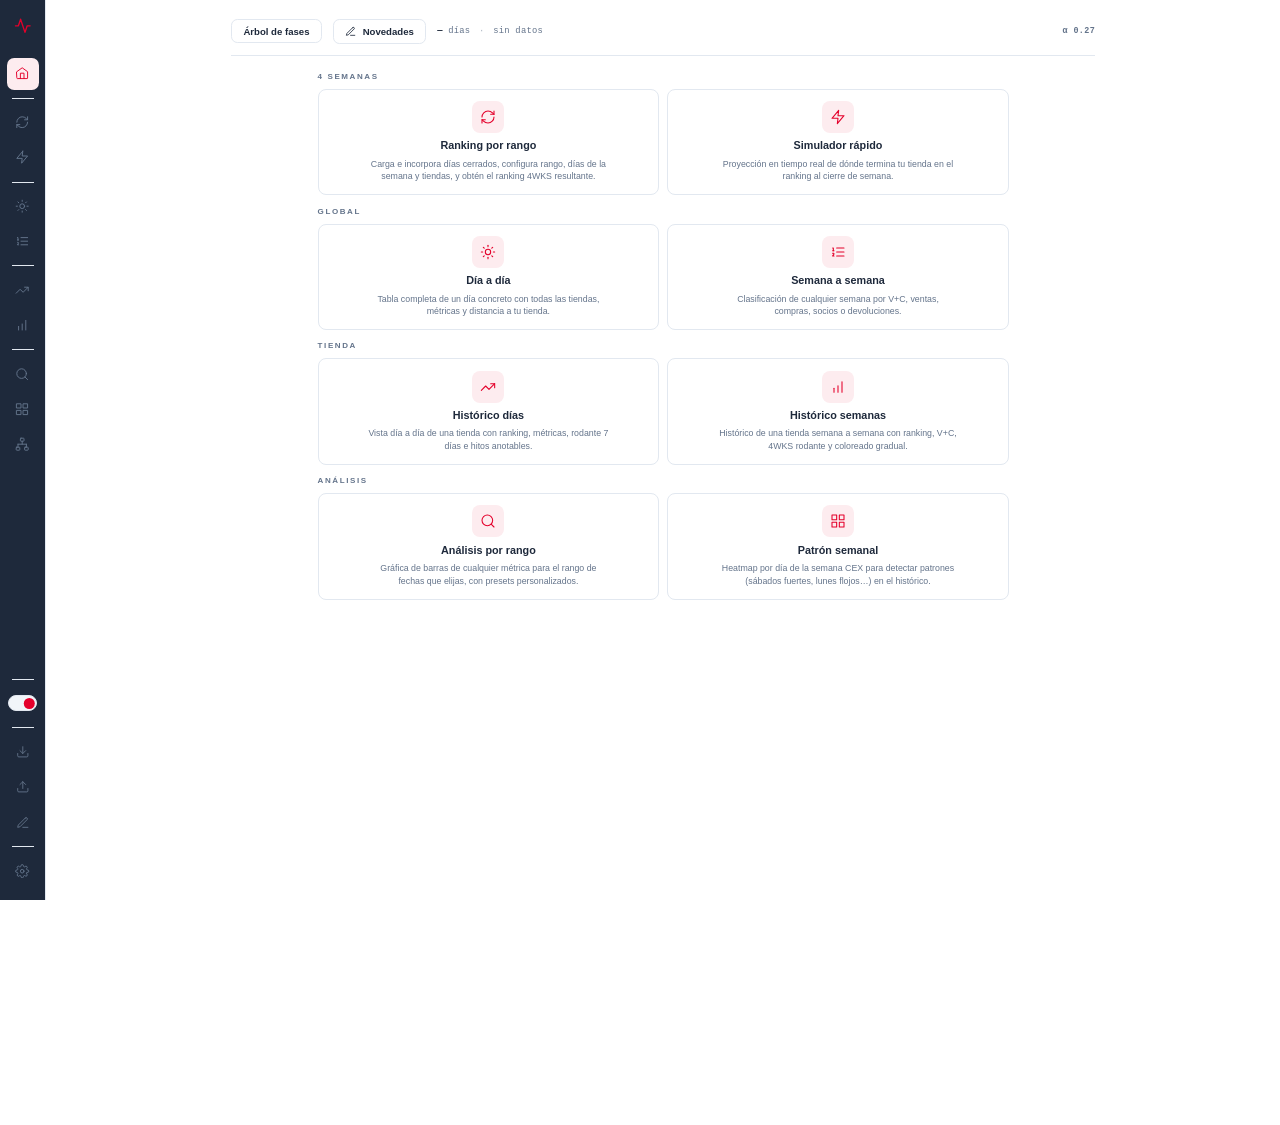
<file: index.html>
<!DOCTYPE html>
<html lang="es" data-theme="light">
<head>
<meta charset="UTF-8">
<meta name="viewport" content="width=device-width, initial-scale=1.0">
<title>4WKS · Analytics</title>
<link rel="stylesheet" href="styles.css">
</head>
<body>

<!-- ── SIDEBAR ── -->
<nav class="sidebar">
  <div class="sb-logo">
    <svg viewBox="0 0 24 24" fill="none" stroke="var(--accent)" stroke-width="1.8" stroke-linecap="round" stroke-linejoin="round"><polyline points="22 12 18 12 15 21 9 3 6 12 2 12"/></svg>
  </div>
  <button class="nav-item active tip" data-panel="home" data-tip="Home" onclick="navigate(this)">
    <svg viewBox="0 0 24 24" fill="none" stroke="currentColor" stroke-linecap="round" stroke-linejoin="round"><path d="M3 9.5L12 3l9 6.5V20a1 1 0 01-1 1H4a1 1 0 01-1-1z"/><polyline points="9 21 9 12 15 12 15 21"/></svg>
  </button>
  <div class="sb-div"></div>
  <button class="nav-item tip" data-panel="updater" data-tip="Ranking por rango" onclick="navigate(this)">
    <svg viewBox="0 0 24 24" fill="none" stroke="currentColor" stroke-linecap="round" stroke-linejoin="round"><path d="M3 12a9 9 0 0 1 9-9 9.75 9.75 0 0 1 6.74 2.74L21 8"/><path d="M21 3v5h-5"/><path d="M21 12a9 9 0 0 1-9 9 9.75 9.75 0 0 1-6.74-2.74L3 16"/><path d="M8 16H3v5"/></svg>
  </button>
  <button class="nav-item tip" data-panel="simulator" data-tip="Simulador rápido" onclick="navigate(this)">
    <svg viewBox="0 0 24 24" fill="none" stroke="currentColor" stroke-linecap="round" stroke-linejoin="round"><polygon points="13 2 3 14 12 14 11 22 21 10 12 10 13 2"/></svg>
  </button>
  <div class="sb-div"></div>
  <button class="nav-item tip" data-panel="daily" data-tip="Día a día" onclick="navigate(this)">
    <svg viewBox="0 0 24 24" fill="none" stroke="currentColor" stroke-linecap="round" stroke-linejoin="round"><circle cx="12" cy="12" r="4"/><path d="M12 2v2"/><path d="M12 20v2"/><path d="m4.93 4.93 1.41 1.41"/><path d="m17.66 17.66 1.41 1.41"/><path d="M2 12h2"/><path d="M20 12h2"/><path d="m4.93 19.07 1.41-1.41"/><path d="m17.66 6.34 1.41-1.41"/></svg>
  </button>
  <button class="nav-item tip" data-panel="weekly" data-tip="Semana a semana" onclick="navigate(this)">
    <svg viewBox="0 0 24 24" fill="none" stroke="currentColor" stroke-linecap="round" stroke-linejoin="round"><line x1="10" x2="21" y1="6" y2="6"/><line x1="10" x2="21" y1="12" y2="12"/><line x1="10" x2="21" y1="18" y2="18"/><path d="M4 6h1v4"/><path d="M4 10h2"/><path d="M6 18H4c0-1 2-2 2-3s-1-1.5-2-1"/></svg>
  </button>
  <div class="sb-div"></div>
  <button class="nav-item tip" data-panel="diario" data-tip="Histórico días" onclick="navigate(this)">
    <svg viewBox="0 0 24 24" fill="none" stroke="currentColor" stroke-linecap="round" stroke-linejoin="round"><polyline points="22 7 13.5 15.5 8.5 10.5 2 17"/><polyline points="16 7 22 7 22 13"/></svg>
  </button>
  <button class="nav-item tip" data-panel="semanal" data-tip="Histórico semanas" onclick="navigate(this)">
    <svg viewBox="0 0 24 24" fill="none" stroke="currentColor" stroke-linecap="round" stroke-linejoin="round"><line x1="6" x2="6" y1="20" y2="14"/><line x1="12" x2="12" y1="20" y2="10"/><line x1="18" x2="18" y1="20" y2="4"/></svg>
  </button>
  <div class="sb-div"></div>
  <button class="nav-item tip" data-panel="analysis" data-tip="Análisis por rango" onclick="navigate(this)">
    <svg viewBox="0 0 24 24" fill="none" stroke="currentColor" stroke-linecap="round" stroke-linejoin="round"><circle cx="11" cy="11" r="8"/><path d="m21 21-4.3-4.3"/></svg>
  </button>
  <button class="nav-item tip" data-panel="pattern" data-tip="Patrón semanal" onclick="navigate(this)">
    <svg viewBox="0 0 24 24" fill="none" stroke="currentColor" stroke-linecap="round" stroke-linejoin="round"><rect x="3" y="3" width="7" height="7"/><rect x="14" y="3" width="7" height="7"/><rect x="3" y="14" width="7" height="7"/><rect x="14" y="14" width="7" height="7"/></svg>
  </button>
  <a class="nav-item tip" href="docs/mapa-fases.html" data-tip="Árbol de fases" aria-label="Árbol de fases" title="Árbol de fases">
    <svg viewBox="0 0 24 24" fill="none" stroke="currentColor" stroke-linecap="round" stroke-linejoin="round"><rect x="9" y="2" width="6" height="5" rx="1"/><path d="M12 7v5M5 12h14M5 12v5M19 12v5"/><rect x="2" y="17" width="6" height="5" rx="1"/><rect x="16" y="17" width="6" height="5" rx="1"/></svg>
  </a>
  <div class="sb-spacer"></div>
  <div class="sb-div"></div>
  <div class="theme-wrap tip" data-tip="Modo claro / oscuro" onclick="toggleTheme()"><div class="theme-switch"></div></div>
  <div class="sb-div"></div>
  <button class="sb-action tip" data-tip="Guardar backup" onclick="saveBackup()">
    <svg viewBox="0 0 24 24" fill="none" stroke="currentColor" stroke-linecap="round" stroke-linejoin="round"><path d="M21 15v4a2 2 0 01-2 2H5a2 2 0 01-2-2v-4"/><polyline points="7 10 12 15 17 10"/><line x1="12" y1="15" x2="12" y2="3"/></svg>
  </button>
  <button class="sb-action tip" data-tip="Cargar backup" onclick="document.getElementById('loadBackupInput').click()">
    <svg viewBox="0 0 24 24" fill="none" stroke="currentColor" stroke-linecap="round" stroke-linejoin="round"><path d="M21 15v4a2 2 0 01-2 2H5a2 2 0 01-2-2v-4"/><polyline points="17 8 12 3 7 8"/><line x1="12" y1="3" x2="12" y2="15"/></svg>
  </button>
  <input type="file" id="loadBackupInput" accept=".json" onchange="loadBackup(event)">
  <button class="sb-action tip" data-tip="Novedades" onclick="toggleChangelog()">
    <svg viewBox="0 0 24 24" fill="none" stroke="currentColor" stroke-linecap="round" stroke-linejoin="round"><path d="M12 20h9"/><path d="M16.5 3.5a2.121 2.121 0 013 3L7 19l-4 1 1-4L16.5 3.5z"/></svg>
  </button>
  <div class="sb-div"></div>
  <button class="nav-item tip" data-panel="settings" data-tip="Configuración" onclick="navigate(this)">
    <svg viewBox="0 0 24 24" fill="none" stroke="currentColor" stroke-linecap="round" stroke-linejoin="round"><circle cx="12" cy="12" r="3"/><path d="M19.4 15a1.65 1.65 0 00.33 1.82l.06.06a2 2 0 010 2.83 2 2 0 01-2.83 0l-.06-.06a1.65 1.65 0 00-1.82-.33 1.65 1.65 0 00-1 1.51V21a2 2 0 01-4 0v-.09A1.65 1.65 0 009 19.4a1.65 1.65 0 00-1.82.33l-.06.06a2 2 0 01-2.83-2.83l.06-.06A1.65 1.65 0 004.68 15a1.65 1.65 0 00-1.51-1H3a2 2 0 010-4h.09A1.65 1.65 0 004.6 9a1.65 1.65 0 00-.33-1.82l-.06-.06a2 2 0 012.83-2.83l.06.06A1.65 1.65 0 009 4.68a1.65 1.65 0 001-1.51V3a2 2 0 014 0v.09a1.65 1.65 0 001 1.51 1.65 1.65 0 001.82-.33l.06-.06a2 2 0 012.83 2.83l-.06.06A1.65 1.65 0 0019.4 9a1.65 1.65 0 001.51 1H21a2 2 0 010 4h-.09a1.65 1.65 0 00-1.51 1z"/></svg>
  </button>
</nav>

<main class="main">

<!-- ══ HOME ══ -->
<section class="panel active" id="panel-home">
  <div class="home-topbar">
    <a class="home-news-btn" href="docs/mapa-fases.html" style="text-decoration:none">Árbol de fases</a>
    <button class="home-news-btn" onclick="toggleChangelog()">
      <svg viewBox="0 0 24 24" fill="none" stroke="currentColor" stroke-linecap="round" stroke-linejoin="round"><path d="M12 20h9"/><path d="M16.5 3.5a2.121 2.121 0 013 3L7 19l-4 1 1-4L16.5 3.5z"/></svg>
      <span>Novedades</span>
    </button>
    <span class="home-stats"><span id="homeKpiDays">—</span> días <span class="home-stats-sep">·</span> <span id="homeKpiRange">sin datos</span></span>
    <span class="home-version" id="homeAppVersion">α 0.21</span>
  </div>
  <div class="modules-section">
    <div class="section-label">4 semanas</div>
    <div class="modules-grid">
      <div class="module-card" onclick="navigate(document.querySelector('[data-panel=updater]'))">
        <div class="module-icon"><svg viewBox="0 0 24 24" fill="none" stroke="currentColor" stroke-linecap="round" stroke-linejoin="round"><path d="M3 12a9 9 0 0 1 9-9 9.75 9.75 0 0 1 6.74 2.74L21 8"/><path d="M21 3v5h-5"/><path d="M21 12a9 9 0 0 1-9 9 9.75 9.75 0 0 1-6.74-2.74L3 16"/><path d="M8 16H3v5"/></svg></div>
        <div class="module-name">Ranking por rango</div>
        <div class="module-desc">Carga e incorpora días cerrados, configura rango, días de la semana y tiendas, y obtén el ranking 4WKS resultante.</div>
      </div>
      <div class="module-card" onclick="navigate(document.querySelector('[data-panel=simulator]'))">
        <div class="module-icon"><svg viewBox="0 0 24 24" fill="none" stroke="currentColor" stroke-linecap="round" stroke-linejoin="round"><polygon points="13 2 3 14 12 14 11 22 21 10 12 10 13 2"/></svg></div>
        <div class="module-name">Simulador rápido</div>
        <div class="module-desc">Proyección en tiempo real de dónde termina tu tienda en el ranking al cierre de semana.</div>
      </div>
    </div>
  </div>
  <div class="modules-section">
    <div class="section-label">Global</div>
    <div class="modules-grid">
      <div class="module-card" onclick="navigate(document.querySelector('[data-panel=daily]'))">
        <div class="module-icon"><svg viewBox="0 0 24 24" fill="none" stroke="currentColor" stroke-linecap="round" stroke-linejoin="round"><circle cx="12" cy="12" r="4"/><path d="M12 2v2"/><path d="M12 20v2"/><path d="m4.93 4.93 1.41 1.41"/><path d="m17.66 17.66 1.41 1.41"/><path d="M2 12h2"/><path d="M20 12h2"/><path d="m4.93 19.07 1.41-1.41"/><path d="m17.66 6.34 1.41-1.41"/></svg></div>
        <div class="module-name">Día a día</div>
        <div class="module-desc">Tabla completa de un día concreto con todas las tiendas, métricas y distancia a tu tienda.</div>
      </div>
      <div class="module-card" onclick="navigate(document.querySelector('[data-panel=weekly]'))">
        <div class="module-icon"><svg viewBox="0 0 24 24" fill="none" stroke="currentColor" stroke-linecap="round" stroke-linejoin="round"><line x1="10" x2="21" y1="6" y2="6"/><line x1="10" x2="21" y1="12" y2="12"/><line x1="10" x2="21" y1="18" y2="18"/><path d="M4 6h1v4"/><path d="M4 10h2"/><path d="M6 18H4c0-1 2-2 2-3s-1-1.5-2-1"/></svg></div>
        <div class="module-name">Semana a semana</div>
        <div class="module-desc">Clasificación de cualquier semana por V+C, ventas, compras, socios o devoluciones.</div>
      </div>
    </div>
  </div>
  <div class="modules-section">
    <div class="section-label">Tienda</div>
    <div class="modules-grid">
      <div class="module-card" onclick="navigate(document.querySelector('[data-panel=diario]'))">
        <div class="module-icon"><svg viewBox="0 0 24 24" fill="none" stroke="currentColor" stroke-linecap="round" stroke-linejoin="round"><polyline points="22 7 13.5 15.5 8.5 10.5 2 17"/><polyline points="16 7 22 7 22 13"/></svg></div>
        <div class="module-name">Histórico días</div>
        <div class="module-desc">Vista día a día de una tienda con ranking, métricas, rodante 7 días e hitos anotables.</div>
      </div>
      <div class="module-card" onclick="navigate(document.querySelector('[data-panel=semanal]'))">
        <div class="module-icon"><svg viewBox="0 0 24 24" fill="none" stroke="currentColor" stroke-linecap="round" stroke-linejoin="round"><line x1="6" x2="6" y1="20" y2="14"/><line x1="12" x2="12" y1="20" y2="10"/><line x1="18" x2="18" y1="20" y2="4"/></svg></div>
        <div class="module-name">Histórico semanas</div>
        <div class="module-desc">Histórico de una tienda semana a semana con ranking, V+C, 4WKS rodante y coloreado gradual.</div>
      </div>
    </div>
  </div>
  <div class="modules-section">
    <div class="section-label">Análisis</div>
    <div class="modules-grid">
      <div class="module-card" onclick="navigate(document.querySelector('[data-panel=analysis]'))">
        <div class="module-icon"><svg viewBox="0 0 24 24" fill="none" stroke="currentColor" stroke-linecap="round" stroke-linejoin="round"><circle cx="11" cy="11" r="8"/><path d="m21 21-4.3-4.3"/></svg></div>
        <div class="module-name">Análisis por rango</div>
        <div class="module-desc">Gráfica de barras de cualquier métrica para el rango de fechas que elijas, con presets personalizados.</div>
      </div>
      <div class="module-card" onclick="navigate(document.querySelector('[data-panel=pattern]'))">
        <div class="module-icon"><svg viewBox="0 0 24 24" fill="none" stroke="currentColor" stroke-linecap="round" stroke-linejoin="round"><rect x="3" y="3" width="7" height="7"/><rect x="14" y="3" width="7" height="7"/><rect x="3" y="14" width="7" height="7"/><rect x="14" y="14" width="7" height="7"/></svg></div>
        <div class="module-name">Patrón semanal</div>
        <div class="module-desc">Heatmap por día de la semana CEX para detectar patrones (sábados fuertes, lunes flojos…) en el histórico.</div>
      </div>
    </div>
  </div>
</section>

<!-- ══ ACTUALIZACIÓN 4WKS ══ -->
<section class="panel" id="panel-updater">
  <div class="panel-header">
    <div class="panel-icon"><svg viewBox="0 0 24 24" fill="none" stroke="currentColor" stroke-linecap="round" stroke-linejoin="round"><path d="M3 12a9 9 0 0 1 9-9 9.75 9.75 0 0 1 6.74 2.74L21 8"/><path d="M21 3v5h-5"/><path d="M21 12a9 9 0 0 1-9 9 9.75 9.75 0 0 1-6.74-2.74L3 16"/><path d="M8 16H3v5"/></svg></div>
    <div><div class="panel-title">Ranking por rango</div><div class="panel-subtitle">Clasificación 4WKS configurable por rango, días de la semana y subconjunto de tiendas</div></div>
  </div>
  <div class="card pad" style="margin-bottom:12px">
    <div class="updday-grid">
      <div class="updday-wks" id="wksCard">
        <div class="updday-col-header">
          <span class="updday-col-label">Modo 4WKS</span>
          <div class="wks-nav-group">
            <button class="wks-nav-btn" id="wksNavPrev" onclick="shiftUpdWindow(-1)" title="Ventana anterior"><svg viewBox="0 0 24 24" fill="none" stroke="currentColor" stroke-linecap="round" stroke-linejoin="round"><polyline points="15 18 9 12 15 6"/></svg></button>
            <span class="wks-result-tag" id="wksResultTag">—</span>
            <button class="wks-nav-btn" id="wksNavNext" onclick="shiftUpdWindow(1)" title="Ventana siguiente"><svg viewBox="0 0 24 24" fill="none" stroke="currentColor" stroke-linecap="round" stroke-linejoin="round"><polyline points="9 18 15 12 9 6"/></svg></button>
          </div>
        </div>
        <div class="mode-pills">
          <button class="mode-pill active" id="modeConsolidated" onclick="setUpdMode('consolidated',true)">4 últimas consolidadas</button>
          <button class="mode-pill" id="modeCurrent" onclick="setUpdMode('current',true)">Incl. semana actual</button>
          <button class="mode-pill" id="modeCustom" onclick="setUpdMode('custom',true)">Personalizada</button>
        </div>
        <div class="presets-row">
          <span class="mode-presets-label">Presets</span>
          <div class="mode-presets-list" id="updPresetsList"></div>
          <button class="mode-presets-save" onclick="openInspector()" title="Configurar y guardar un preset (rango + tiendas + días)">+ nuevo preset</button>
        </div>
        <div class="wks-stats-inline">
          <div class="wks-stat-chip"><span class="wks-stat-chip-val" id="wksDays">—</span><span class="wks-stat-chip-key">días</span></div>
          <div class="wks-stat-chip wks-stat-range"><span class="wks-stat-chip-val" id="wksRange">—</span></div>
          <div class="wks-stat-chip"><span class="wks-stat-chip-val" id="wksWeeks">—</span><span class="wks-stat-chip-key">sem.</span></div>
        </div>
      </div>
      <div class="updday-form">
        <div class="updday-col-header">
          <span class="updday-col-label">Incorporar día cerrado</span>
          <details class="paste-help">
            <summary aria-label="Cómo copiar los datos" title="Cómo copiar los datos">
              <svg viewBox="0 0 24 24" fill="none" stroke="currentColor" stroke-width="2" stroke-linecap="round" stroke-linejoin="round"><circle cx="12" cy="12" r="10"/><line x1="12" y1="16" x2="12" y2="12"/><line x1="12" y1="8" x2="12.01" y2="8"/></svg>
            </summary>
            <div class="paste-help-pop">
              <p>Desde el home del portal CEX, selecciona y copia la tabla del día a importar, ordenado por ventas, sin cabecera y hasta la última tienda antes de ES Ecommerce.</p>
              <img src="assets/paste-example.png" alt="Ejemplo de selección desde CEX">
              <div class="paste-help-divider"></div>
              <div class="paste-help-bookmarklet-title">Atajo: bookmarklet</div>
              <p>Crea un marcador en tu navegador (Ctrl+D), pega el script copiado como dirección/URL, y haz click en él desde el portal CEX. Copiará la tabla automáticamente.</p>
              <button type="button" class="btn-secondary paste-help-copy" onclick="copyBookmarklet()">Copiar bookmarklet</button>
              <script type="text/plain" id="cexBookmarkletSrc">javascript:(function(){    const endText = 'ES Ecommerce';    const highlightColor = '#fff8c4';    let copiedData = [];    /* Limpiar selecciones anteriores */    document.querySelectorAll('table tbody tr').forEach(row => {        row.style.backgroundColor = '';    });    const tableBody = document.querySelector('table tbody');    if (!tableBody) {        alert('Error: No se ha encontrado la tabla en la página.');        return;    }    const rows = tableBody.querySelectorAll('tr');    let endRowIndex = -1;    for (let i = 0; i < rows.length; i++) {        const storeCell = rows[i].querySelector('td:nth-child(2)');        if (storeCell && storeCell.textContent.trim() === endText) {            endRowIndex = i;            break;        }    }    if (endRowIndex === -1) {        alert(%60Aviso: No se encontró la fila con "${endText}". Se seleccionarán y copiarán todas las filas.%60);        endRowIndex = rows.length;    }        if (endRowIndex === 0) {        alert('La fila a excluir es la primera. No hay nada que seleccionar ni copiar.');        return;    }    for (let i = 0; i < endRowIndex; i++) {        rows[i].style.backgroundColor = highlightColor;        let rowData = [];        rows[i].querySelectorAll('td').forEach(cell => {            rowData.push(cell.innerText.trim());        });        copiedData.push(rowData.join('\t'));    }    const clipboardText = copiedData.join('\n');    if (navigator.clipboard && window.isSecureContext) {        navigator.clipboard.writeText(clipboardText).then(function() {            /* Éxito */            alert(%60¡Hecho! Se han resaltado y copiado ${endRowIndex} filas al portapapeles. Ya puedes pegarlas en Excel.%60);        }, function() {            /* Fracaso */            alert('Error al copiar. Es posible que la página no sea segura (https).');        });    } else {        alert('La función de copiar no es compatible con este navegador o esta página no es segura (necesita https).');    }})();</script>
            </div>
          </details>
        </div>
        <div class="date-row"><label>Fecha</label><input type="hidden" id="updDayDate"><button type="button" class="dp-btn" data-target="updDayDate" onclick="openDP(this,event)"><span class="dp-val">—</span><svg class="dp-caret" viewBox="0 0 24 24" fill="none" stroke="currentColor" stroke-linecap="round" stroke-linejoin="round"><rect x="3" y="4" width="18" height="18" rx="2"/><line x1="16" y1="2" x2="16" y2="6"/><line x1="8" y1="2" x2="8" y2="6"/><line x1="3" y1="10" x2="21" y2="10"/></svg></button></div>
        <textarea id="updDayInput" style="height:40px" placeholder="Pegar aquí"></textarea>
        <label class="check-toggle" style="margin:6px 0 8px"><input type="checkbox" id="updDayReplaceCb"><span>Sustituir día completo</span></label>
        <button class="btn-primary" onclick="incorporateDay()">Incorporar día</button>
      </div>
      <div class="updday-log-col">
        <div class="updday-col-header"><span class="updday-col-label">Últimas incorporaciones</span></div>
        <div class="log-list" id="updLog"><div class="log-empty">Sin entradas todavía</div></div>
      </div>
    </div>
  </div>

  <!-- Inspector flotante: rango personalizado + tiendas -->
  <aside class="inspector" id="updInspector">
    <div class="inspector-header">
      <span class="inspector-title">Configurar preset</span>
      <button class="inspector-close" onclick="closeInspector()" title="Cerrar"><svg viewBox="0 0 24 24" fill="none" stroke="currentColor" stroke-linecap="round" stroke-linejoin="round"><line x1="18" y1="6" x2="6" y2="18"/><line x1="6" y1="6" x2="18" y2="18"/></svg></button>
    </div>
    <div class="inspector-body">
      <div class="filters-section">
        <div class="filters-section-label">Rango personalizado</div>
        <div class="filters-row">
          <label>Desde</label>
          <div class="wsel" id="updCustomStartWsel" data-onchange="onCustomStartChange">
            <button type="button" class="wsel-btn" onclick="toggleWsel(this,event)"><span class="wsel-tag">—</span><svg class="wsel-caret" viewBox="0 0 24 24" fill="none" stroke="currentColor" stroke-linecap="round" stroke-linejoin="round"><polyline points="6 9 12 15 18 9"/></svg></button>
            <div class="wsel-pop"></div>
          </div>
        </div>
        <div class="filters-row">
          <label>Hasta</label>
          <div class="wsel" id="updCustomEndWsel" data-onchange="onCustomEndChange">
            <button type="button" class="wsel-btn" onclick="toggleWsel(this,event)"><span class="wsel-tag">—</span><svg class="wsel-caret" viewBox="0 0 24 24" fill="none" stroke="currentColor" stroke-linecap="round" stroke-linejoin="round"><polyline points="6 9 12 15 18 9"/></svg></button>
            <div class="wsel-pop"></div>
          </div>
        </div>
        <div class="filters-row filters-row-end">
          <label class="check-toggle"><input type="checkbox" id="updCustomEndAutoCb" onchange="onCustomEndAutoChange()"><span>Hasta la última</span></label>
        </div>
      </div>
      <div class="filters-section">
        <div class="filters-section-label">Días de la semana</div>
        <div class="upd-day-pills" id="updDayPills">
          <button class="diario-filter-pill active" data-uday="all" onclick="setUpdDayFilter('all')">Todos</button>
          <button class="diario-filter-pill" data-uday="Saturday" onclick="setUpdDayFilter('Saturday')">Sáb</button>
          <button class="diario-filter-pill" data-uday="Sunday" onclick="setUpdDayFilter('Sunday')">Dom</button>
          <button class="diario-filter-pill" data-uday="Monday" onclick="setUpdDayFilter('Monday')">Lun</button>
          <button class="diario-filter-pill" data-uday="Tuesday" onclick="setUpdDayFilter('Tuesday')">Mar</button>
          <button class="diario-filter-pill" data-uday="Wednesday" onclick="setUpdDayFilter('Wednesday')">Mié</button>
          <button class="diario-filter-pill" data-uday="Thursday" onclick="setUpdDayFilter('Thursday')">Jue</button>
          <button class="diario-filter-pill" data-uday="Friday" onclick="setUpdDayFilter('Friday')">Vie</button>
        </div>
      </div>
      <div class="filters-section">
        <div class="filters-section-label">Tiendas <span class="store-filter-count" id="updStoreFilterCount">Todas</span></div>
        <div class="store-filter-quick">
          <button class="btn-mini" onclick="updStoreFilterAll()">Todas</button>
          <button class="btn-mini" onclick="updStoreFilterNone()">Ninguna</button>
          <span class="store-filter-counter" id="updStoreFilterCounter">—</span>
        </div>
        <div class="store-filter-checks" id="updStoreChecks"></div>
      </div>
    </div>
    <div class="inspector-footer">
      <button class="btn-mini btn-mini-ghost" onclick="closeInspector()">Cerrar</button>
      <button class="btn-primary inspector-save" onclick="saveUpdPreset()">+ guardar preset</button>
    </div>
  </aside>
  <div class="selector-card" id="updSelectorCard" style="display:none"><label>Tienda</label><div class="ss-wrap"><input type="hidden" id="updTargetStore" onchange="renderUpdTable()"><input type="text" class="ss-input" data-ss-for="updTargetStore" placeholder="Buscar tienda…" autocomplete="off" oninput="ssInput(this)" onfocus="ssOpen(this)" onclick="ssOpen(this)" onkeydown="ssKey(this,event)"><button type="button" class="ss-clear" tabindex="-1" title="Vaciar" onmousedown="event.preventDefault();ssClearInput('updTargetStore')"><svg viewBox="0 0 24 24" fill="none" stroke="currentColor"><path d="M6 6l12 12M18 6L6 18" stroke-linecap="round" stroke-width="2"/></svg></button><svg class="ss-caret" viewBox="0 0 24 24" fill="none" stroke="currentColor"><polyline points="6 9 12 15 18 9" stroke-width="2" stroke-linecap="round" stroke-linejoin="round"/></svg><div class="ss-dropdown"></div></div>
    <span style="flex:1"></span>
    <button class="btn-mini" onclick="exportUpdCSV()" title="Exportar la tabla visible a CSV"><svg viewBox="0 0 24 24" fill="none" stroke="currentColor" stroke-linecap="round" stroke-linejoin="round" width="13" height="13" style="vertical-align:-2px;margin-right:4px;"><path d="M12 3v12"/><path d="M7 10l5 5 5-5"/><path d="M4 19h16"/></svg>Exportar CSV</button>
    <button class="btn-mini" onclick="exportUpdPDF()" title="Exportar la tabla visible a PDF"><svg viewBox="0 0 24 24" fill="none" stroke="currentColor" stroke-linecap="round" stroke-linejoin="round" width="13" height="13" style="vertical-align:-2px;margin-right:4px;"><polyline points="6 9 6 2 18 2 18 9"/><path d="M6 18H4a2 2 0 0 1-2-2v-5a2 2 0 0 1 2-2h16a2 2 0 0 1 2 2v5a2 2 0 0 1-2 2h-2"/><rect x="6" y="14" width="12" height="8"/></svg>Exportar PDF</button>
  </div>
  <div class="table-card visible upd-rank" id="updTableCard">
    <table id="updTable">
      <thead><tr>
        <th style="width:36px">#</th>
        <th style="width:68px" class="r sortable" data-col="delta" onclick="sortUpd('delta')">Δ <em class="sort-arrow" id="updArr-delta"></em></th>
        <th class="r alt-rank-col" id="updAltRankHeader" style="display:none"></th>
        <th>Tienda</th>
        <th class="r sortable sort-active" data-col="vc"      onclick="sortUpd('vc')">V+C 4WKS <em class="sort-arrow" id="updArr-vc">▼</em></th>
        <th class="r sortable"            data-col="sales"   onclick="sortUpd('sales')">Ventas <em class="sort-arrow" id="updArr-sales"></em></th>
        <th class="r sortable"            data-col="buys"    onclick="sortUpd('buys')">Compras <em class="sort-arrow" id="updArr-buys"></em></th>
        <th class="r sortable"            data-col="members" onclick="sortUpd('members')">Socios <em class="sort-arrow" id="updArr-members"></em></th>
        <th class="r sortable"            data-col="refunds" onclick="sortUpd('refunds')">Devol. <em class="sort-arrow" id="updArr-refunds"></em></th>
        <th class="r" id="updDistHeader">Distancia</th>
      </tr></thead>
      <tbody id="updRankingBody"><tr><td colspan="9"><span class="empty-state">Carga el registro diario para calcular el 4WKS</span></td></tr></tbody>
    </table>
  </div>
</section>

<!-- ══ DÍA COMPLETO ══ -->
<section class="panel" id="panel-daily">
  <div class="panel-header">
    <div class="panel-icon"><svg viewBox="0 0 24 24" fill="none" stroke="currentColor" stroke-linecap="round" stroke-linejoin="round"><circle cx="12" cy="12" r="4"/><path d="M12 2v2"/><path d="M12 20v2"/><path d="m4.93 4.93 1.41 1.41"/><path d="m17.66 17.66 1.41 1.41"/><path d="M2 12h2"/><path d="M20 12h2"/><path d="m4.93 19.07 1.41-1.41"/><path d="m17.66 6.34 1.41-1.41"/></svg></div>
    <div><div class="panel-title">Día a día</div><div class="panel-subtitle">Tabla completa de un día · Todas las tiendas · Distancia a tu tienda</div></div>
  </div>

  <!-- NAV -->
  <div class="wk-nav">
    <button class="wk-nav-btn" id="dlyPrev" onclick="dailyStep(-1)"><svg viewBox="0 0 24 24" fill="none" stroke="currentColor" stroke-linecap="round" stroke-linejoin="round"><polyline points="15 18 9 12 15 6"/></svg></button>
    <input type="hidden" id="dailyDate" onchange="onDailyDateChange()">
    <button type="button" class="dp-btn" data-target="dailyDate" onclick="openDP(this,event)"><span class="dp-val">—</span><svg class="dp-caret" viewBox="0 0 24 24" fill="none" stroke="currentColor" stroke-linecap="round" stroke-linejoin="round"><rect x="3" y="4" width="18" height="18" rx="2"/><line x1="16" y1="2" x2="16" y2="6"/><line x1="8" y1="2" x2="8" y2="6"/><line x1="3" y1="10" x2="21" y2="10"/></svg></button>
    <button class="wk-nav-btn" id="dlyNext" onclick="dailyStep(1)"><svg viewBox="0 0 24 24" fill="none" stroke="currentColor" stroke-linecap="round" stroke-linejoin="round"><polyline points="9 18 15 12 9 6"/></svg></button>
    <span class="wk-nav-sep"></span>
    <label class="wk-nav-label">Tu tienda</label>
    <div class="ss-wrap wk-nav-ss"><input type="hidden" id="dailyStore" onchange="onDailyStoreChange()"><input type="text" class="ss-input" data-ss-for="dailyStore" placeholder="Buscar tienda…" autocomplete="off" oninput="ssInput(this)" onfocus="ssOpen(this)" onclick="ssOpen(this)" onkeydown="ssKey(this,event)"><button type="button" class="ss-clear" tabindex="-1" title="Vaciar" onmousedown="event.preventDefault();ssClearInput('dailyStore')"><svg viewBox="0 0 24 24" fill="none" stroke="currentColor"><path d="M6 6l12 12M18 6L6 18" stroke-linecap="round" stroke-width="2"/></svg></button><svg class="ss-caret" viewBox="0 0 24 24" fill="none" stroke="currentColor"><polyline points="6 9 12 15 18 9" stroke-width="2" stroke-linecap="round" stroke-linejoin="round"/></svg><div class="ss-dropdown"></div></div>
    <span class="wk-meta" id="dlyMeta"></span>
    <span style="flex:1"></span>
    <button class="btn-mini" onclick="exportDailyCSV()" title="Exportar la tabla visible a CSV"><svg viewBox="0 0 24 24" fill="none" stroke="currentColor" stroke-linecap="round" stroke-linejoin="round" width="13" height="13" style="vertical-align:-2px;margin-right:4px;"><path d="M12 3v12"/><path d="M7 10l5 5 5-5"/><path d="M4 19h16"/></svg>Exportar CSV</button>
    <button class="btn-mini" onclick="exportDailyPDF()" title="Exportar la tabla visible a PDF"><svg viewBox="0 0 24 24" fill="none" stroke="currentColor" stroke-linecap="round" stroke-linejoin="round" width="13" height="13" style="vertical-align:-2px;margin-right:4px;"><polyline points="6 9 6 2 18 2 18 9"/><path d="M6 18H4a2 2 0 0 1-2-2v-5a2 2 0 0 1 2-2h16a2 2 0 0 1 2 2v5a2 2 0 0 1-2 2h-2"/><rect x="6" y="14" width="12" height="8"/></svg>Exportar PDF</button>
  </div>

  <!-- SUMMARY -->
  <div class="diario-summary" id="dailySummary" style="display:none">
    <div class="diario-kpi"><span class="diario-kpi-key">Día</span><span class="diario-kpi-val" id="dlySum-dow">—</span></div>
    <div class="diario-kpi"><span class="diario-kpi-key">Tiendas</span><span class="diario-kpi-val" id="dlySum-stores">—</span></div>
    <div class="diario-kpi"><span class="diario-kpi-key">V+C total</span><span class="diario-kpi-val" id="dlySum-total">—</span></div>
    <div class="diario-kpi"><span class="diario-kpi-key">Media V+C/tienda</span><span class="diario-kpi-val" id="dlySum-avg">—</span></div>
    <div class="diario-kpi"><span class="diario-kpi-key">Mejor tienda</span><span class="diario-kpi-val" id="dlySum-top">—</span></div>
    <div class="diario-kpi"><span class="diario-kpi-key">Peor tienda</span><span class="diario-kpi-val" id="dlySum-bot">—</span></div>
  </div>

  <!-- TABLE -->
  <div class="table-card visible" id="dailyTableCard">
    <table id="dailyTable">
      <thead><tr>
        <th style="width:36px" class="sortable sort-active" data-dlycol="ranking" onclick="sortDaily('ranking')"># <em class="sort-arrow" id="dlyArr-ranking">▲</em></th>
        <th>Tienda</th>
        <th class="r sortable" data-dlycol="vc" onclick="sortDaily('vc')">V+C <em class="sort-arrow" id="dlyArr-vc"></em></th>
        <th class="r sortable" data-dlycol="sales" onclick="sortDaily('sales')">Net Sales <em class="sort-arrow" id="dlyArr-sales"></em></th>
        <th class="r sortable" data-dlycol="buys" onclick="sortDaily('buys')">Buys <em class="sort-arrow" id="dlyArr-buys"></em></th>
        <th class="r sortable" data-dlycol="cashBuys" onclick="sortDaily('cashBuys')">Cash Buys <em class="sort-arrow" id="dlyArr-cashBuys"></em></th>
        <th class="r sortable" data-dlycol="exchBuys" onclick="sortDaily('exchBuys')">Exch. Buys <em class="sort-arrow" id="dlyArr-exchBuys"></em></th>
        <th class="r sortable" data-dlycol="refunds" onclick="sortDaily('refunds')">Refunds <em class="sort-arrow" id="dlyArr-refunds"></em></th>
        <th class="r sortable" data-dlycol="members" onclick="sortDaily('members')">Members <em class="sort-arrow" id="dlyArr-members"></em></th>
        <th class="r" id="dlyDistHeader">Distancia</th>
      </tr></thead>
      <tbody id="dailyBody"><tr><td colspan="10"><span class="empty-state">Carga el registro diario en «Ranking por rango» para ver la tabla completa de un día</span></td></tr></tbody>
    </table>
  </div>
</section>

<!-- ══ DIARIO DE TIENDA ══ -->
<section class="panel" id="panel-diario">
  <div class="panel-header">
    <div class="panel-icon"><svg viewBox="0 0 24 24" fill="none" stroke="currentColor" stroke-linecap="round" stroke-linejoin="round"><polyline points="22 7 13.5 15.5 8.5 10.5 2 17"/><polyline points="16 7 22 7 22 13"/></svg></div>
    <div><div class="panel-title">Histórico días</div><div class="panel-subtitle">Rendimiento día a día de una tienda · Rodante 7 días · Hitos</div></div>
  </div>

  <!-- TOOLBAR -->
  <div class="diario-toolbar">
    <label style="font-size:10px;font-weight:700;letter-spacing:1.5px;text-transform:uppercase;color:var(--muted);white-space:nowrap;">Tienda</label>
    <div class="ss-wrap"><input type="hidden" id="diarioStore" onchange="renderDiario()"><input type="text" class="ss-input" data-ss-for="diarioStore" placeholder="Buscar tienda…" autocomplete="off" oninput="ssInput(this)" onfocus="ssOpen(this)" onclick="ssOpen(this)" onkeydown="ssKey(this,event)"><button type="button" class="ss-clear" tabindex="-1" title="Vaciar" onmousedown="event.preventDefault();ssClearInput('diarioStore')"><svg viewBox="0 0 24 24" fill="none" stroke="currentColor"><path d="M6 6l12 12M18 6L6 18" stroke-linecap="round" stroke-width="2"/></svg></button><svg class="ss-caret" viewBox="0 0 24 24" fill="none" stroke="currentColor"><polyline points="6 9 12 15 18 9" stroke-width="2" stroke-linecap="round" stroke-linejoin="round"/></svg><div class="ss-dropdown"></div></div>
    <span style="width:1px;height:20px;background:var(--border);flex-shrink:0;"></span>
    <label style="font-size:10px;font-weight:700;letter-spacing:1.5px;text-transform:uppercase;color:var(--muted);white-space:nowrap;">Día</label>
    <div class="diario-filter-pills" id="diarioDayFilter">
      <button class="diario-filter-pill active" data-day="" onclick="filterDiarioDay(this)">Todos</button>
      <button class="diario-filter-pill" data-day="Saturday" onclick="filterDiarioDay(this)">Sáb</button>
      <button class="diario-filter-pill" data-day="Sunday" onclick="filterDiarioDay(this)">Dom</button>
      <button class="diario-filter-pill" data-day="Monday" onclick="filterDiarioDay(this)">Lun</button>
      <button class="diario-filter-pill" data-day="Tuesday" onclick="filterDiarioDay(this)">Mar</button>
      <button class="diario-filter-pill" data-day="Wednesday" onclick="filterDiarioDay(this)">Mié</button>
      <button class="diario-filter-pill" data-day="Thursday" onclick="filterDiarioDay(this)">Jue</button>
      <button class="diario-filter-pill" data-day="Friday" onclick="filterDiarioDay(this)">Vie</button>
    </div>
    <span style="flex:1"></span>
    <details class="diario-group" id="diarioGroupDetails" ontoggle="if(this.open)renderDiarioGroupChecks()">
      <summary class="btn-mini" title="Exportar a CSV un grupo de tiendas (o todas)"><svg viewBox="0 0 24 24" fill="none" stroke="currentColor" stroke-linecap="round" stroke-linejoin="round" width="13" height="13" style="vertical-align:-2px;margin-right:4px;"><path d="M9 11l3 3L22 4"/><path d="M21 12v7a2 2 0 0 1-2 2H5a2 2 0 0 1-2-2V5a2 2 0 0 1 2-2h11"/></svg><span id="diarioGroupLabel">Grupo</span></summary>
      <div class="diario-group-pop">
        <div class="store-filter-quick">
          <button type="button" class="btn-mini" onclick="diarioGroupAll()">Todas</button>
          <button type="button" class="btn-mini" onclick="diarioGroupNone()">Ninguna</button>
          <span class="store-filter-counter" id="diarioGroupCounter">—</span>
        </div>
        <div class="store-filter-checks" id="diarioGroupChecks"></div>
        <div class="diario-group-note">Solo afecta a «Exportar CSV» (combina las tiendas marcadas en un único fichero). El PDF siempre exporta la tienda seleccionada arriba.</div>
      </div>
    </details>
    <button class="btn-mini" onclick="exportDiarioCSV()" title="Exportar la tabla visible a CSV"><svg viewBox="0 0 24 24" fill="none" stroke="currentColor" stroke-linecap="round" stroke-linejoin="round" width="13" height="13" style="vertical-align:-2px;margin-right:4px;"><path d="M12 3v12"/><path d="M7 10l5 5 5-5"/><path d="M4 19h16"/></svg>Exportar CSV</button>
    <button class="btn-mini" onclick="exportDiarioPDF()" title="Exportar la tabla visible a PDF"><svg viewBox="0 0 24 24" fill="none" stroke="currentColor" stroke-linecap="round" stroke-linejoin="round" width="13" height="13" style="vertical-align:-2px;margin-right:4px;"><polyline points="6 9 6 2 18 2 18 9"/><path d="M6 18H4a2 2 0 0 1-2-2v-5a2 2 0 0 1 2-2h16a2 2 0 0 1 2 2v5a2 2 0 0 1-2 2h-2"/><rect x="6" y="14" width="12" height="8"/></svg>Exportar PDF</button>
  </div>

  <!-- SUMMARY -->
  <div class="diario-summary" id="diarioSummary" style="display:none">
    <div class="diario-kpi"><span class="diario-kpi-key">Días</span><span class="diario-kpi-val" id="dSum-days">—</span></div>
    <div class="diario-kpi"><span class="diario-kpi-key">V+C total</span><span class="diario-kpi-val" id="dSum-vc">—</span></div>
    <div class="diario-kpi"><span class="diario-kpi-key">Mejor ranking</span><span class="diario-kpi-val" id="dSum-best">—</span></div>
    <div class="diario-kpi"><span class="diario-kpi-key">Media V+C/día</span><span class="diario-kpi-val" id="dSum-avg">—</span></div>
    <div class="diario-kpi"><span class="diario-kpi-key">Mejor día V+C</span><span class="diario-kpi-val" id="dSum-top">—</span></div>
    <div class="diario-kpi"><span class="diario-kpi-key">Hitos</span><span class="diario-kpi-val" id="dSum-hitos">—</span></div>
  </div>

  <!-- TABLE -->
  <div class="diario-table-wrap">
    <div class="table-card visible" id="diarioTableCard">
      <table id="diarioTable">
        <thead><tr>
          <th class="sortable" data-dcol="wk" onclick="sortDiario('wk')">WK <em class="sort-arrow" id="dArr-wk"></em></th>
          <th class="sortable sort-active" data-dcol="date" onclick="sortDiario('date')">Fecha <em class="sort-arrow" id="dArr-date">▼</em></th>
          <th>Día</th>
          <th class="r sortable" data-dcol="ranking" onclick="sortDiario('ranking')">Ranking <em class="sort-arrow" id="dArr-ranking"></em></th>
          <th class="r sortable" data-dcol="vc" onclick="sortDiario('vc')">V+C <em class="sort-arrow" id="dArr-vc"></em></th>
          <th class="r sortable" data-dcol="sales" onclick="sortDiario('sales')">Net Sales <em class="sort-arrow" id="dArr-sales"></em></th>
          <th class="r sortable" data-dcol="buys" onclick="sortDiario('buys')">Buys <em class="sort-arrow" id="dArr-buys"></em></th>
          <th class="r sortable" data-dcol="cashBuys" onclick="sortDiario('cashBuys')">Cash Buys <em class="sort-arrow" id="dArr-cashBuys"></em></th>
          <th class="r sortable" data-dcol="exchBuys" onclick="sortDiario('exchBuys')">Exch. Buys <em class="sort-arrow" id="dArr-exchBuys"></em></th>
          <th class="r sortable" data-dcol="refunds" onclick="sortDiario('refunds')">Refunds <em class="sort-arrow" id="dArr-refunds"></em></th>
          <th class="r sortable" data-dcol="members" onclick="sortDiario('members')">Members <em class="sort-arrow" id="dArr-members"></em></th>
          <th class="r">7 últimos</th>
          <th class="r">Media 7</th>
          <th>Hitos</th>
        </tr></thead>
        <tbody id="diarioBody">
          <tr><td colspan="14"><span class="empty-state">Carga el registro diario en «Ranking por rango» para ver el histórico de días</span></td></tr>
        </tbody>
      </table>
    </div>
  </div>
</section>

<!-- ══ RESUMEN SEMANAL ══ -->
<section class="panel" id="panel-semanal">
  <div class="panel-header">
    <div class="panel-icon"><svg viewBox="0 0 24 24" fill="none" stroke="currentColor" stroke-linecap="round" stroke-linejoin="round"><line x1="6" x2="6" y1="20" y2="14"/><line x1="12" x2="12" y1="20" y2="10"/><line x1="18" x2="18" y1="20" y2="4"/></svg></div>
    <div><div class="panel-title">Histórico semanas</div><div class="panel-subtitle">Histórico de una tienda · Semana a semana · Totales, ranking y 4WKS rodante</div></div>
  </div>

  <!-- TOOLBAR -->
  <div class="diario-toolbar">
    <label style="font-size:10px;font-weight:700;letter-spacing:1.5px;text-transform:uppercase;color:var(--muted);white-space:nowrap;">Tienda</label>
    <div class="ss-wrap"><input type="hidden" id="semanalStore" onchange="onSemanalStoreChange()"><input type="text" class="ss-input" data-ss-for="semanalStore" placeholder="Buscar tienda…" autocomplete="off" oninput="ssInput(this)" onfocus="ssOpen(this)" onclick="ssOpen(this)" onkeydown="ssKey(this,event)"><button type="button" class="ss-clear" tabindex="-1" title="Vaciar" onmousedown="event.preventDefault();ssClearInput('semanalStore')"><svg viewBox="0 0 24 24" fill="none" stroke="currentColor"><path d="M6 6l12 12M18 6L6 18" stroke-linecap="round" stroke-width="2"/></svg></button><svg class="ss-caret" viewBox="0 0 24 24" fill="none" stroke="currentColor"><polyline points="6 9 12 15 18 9" stroke-width="2" stroke-linecap="round" stroke-linejoin="round"/></svg><div class="ss-dropdown"></div></div>
    <span style="width:1px;height:20px;background:var(--border);flex-shrink:0;"></span>
    <label style="font-size:10px;font-weight:700;letter-spacing:1.5px;text-transform:uppercase;color:var(--muted);white-space:nowrap;">Colorear por</label>
    <div class="diario-filter-pills" id="semanalColorByPills">
      <button class="diario-filter-pill active" data-col="none" onclick="setSemanalColorBy(this)">Ninguno</button>
      <button class="diario-filter-pill" data-col="ws" onclick="setSemanalColorBy(this)">Fecha</button>
      <button class="diario-filter-pill" data-col="pos" onclick="setSemanalColorBy(this)">Rank</button>
      <button class="diario-filter-pill" data-col="vc" onclick="setSemanalColorBy(this)">V+C</button>
      <button class="diario-filter-pill" data-col="rolling4" onclick="setSemanalColorBy(this)">4WKS rod.</button>
    </div>
    <span style="flex:1"></span>
    <button class="btn-mini" onclick="exportSemanalCSV()" title="Exportar la tabla visible a CSV"><svg viewBox="0 0 24 24" fill="none" stroke="currentColor" stroke-linecap="round" stroke-linejoin="round" width="13" height="13" style="vertical-align:-2px;margin-right:4px;"><path d="M12 3v12"/><path d="M7 10l5 5 5-5"/><path d="M4 19h16"/></svg>Exportar CSV</button>
    <button class="btn-mini" onclick="exportSemanalPDF()" title="Exportar la tabla visible a PDF"><svg viewBox="0 0 24 24" fill="none" stroke="currentColor" stroke-linecap="round" stroke-linejoin="round" width="13" height="13" style="vertical-align:-2px;margin-right:4px;"><polyline points="6 9 6 2 18 2 18 9"/><path d="M6 18H4a2 2 0 0 1-2-2v-5a2 2 0 0 1 2-2h16a2 2 0 0 1 2 2v5a2 2 0 0 1-2 2h-2"/><rect x="6" y="14" width="12" height="8"/></svg>Exportar PDF</button>
  </div>

  <!-- SUMMARY -->
  <div class="diario-summary" id="semanalSummary" style="display:none">
    <div class="diario-kpi"><span class="diario-kpi-key">Semanas</span><span class="diario-kpi-val" id="semSum-weeks">—</span></div>
    <div class="diario-kpi"><span class="diario-kpi-key">V+C total</span><span class="diario-kpi-val" id="semSum-vc">—</span></div>
    <div class="diario-kpi"><span class="diario-kpi-key">Mejor ranking</span><span class="diario-kpi-val" id="semSum-best">—</span></div>
    <div class="diario-kpi"><span class="diario-kpi-key">Media V+C/sem.</span><span class="diario-kpi-val" id="semSum-avg">—</span></div>
    <div class="diario-kpi"><span class="diario-kpi-key">Mejor semana</span><span class="diario-kpi-val" id="semSum-top">—</span></div>
    <div class="diario-kpi"><span class="diario-kpi-key">4WKS actual</span><span class="diario-kpi-val" id="semSum-roll">—</span></div>
  </div>

  <!-- TABLE -->
  <div class="diario-table-wrap">
    <div class="table-card visible">
      <table id="semanalTable">
        <thead><tr>
          <th class="sortable sort-active" data-scol="ws" onclick="sortSemanal('ws')">WK <em class="sort-arrow" id="semArr-ws">▼</em></th>
          <th>Rango</th>
          <th>Días</th>
          <th class="r sortable" data-scol="pos" onclick="sortSemanal('pos')">Rank sem. <em class="sort-arrow" id="semArr-pos"></em></th>
          <th class="r sortable" data-scol="vc" onclick="sortSemanal('vc')">V+C <em class="sort-arrow" id="semArr-vc"></em></th>
          <th class="r sortable" data-scol="sales" onclick="sortSemanal('sales')">Net Sales <em class="sort-arrow" id="semArr-sales"></em></th>
          <th class="r sortable" data-scol="buys" onclick="sortSemanal('buys')">Buys <em class="sort-arrow" id="semArr-buys"></em></th>
          <th class="r sortable" data-scol="cashBuys" onclick="sortSemanal('cashBuys')">Cash Buys <em class="sort-arrow" id="semArr-cashBuys"></em></th>
          <th class="r sortable" data-scol="exchBuys" onclick="sortSemanal('exchBuys')">Exch. Buys <em class="sort-arrow" id="semArr-exchBuys"></em></th>
          <th class="r sortable" data-scol="refunds" onclick="sortSemanal('refunds')">Refunds <em class="sort-arrow" id="semArr-refunds"></em></th>
          <th class="r sortable" data-scol="members" onclick="sortSemanal('members')">Members <em class="sort-arrow" id="semArr-members"></em></th>
          <th class="r sortable" data-scol="rolling4" onclick="sortSemanal('rolling4')">4WKS rod. <em class="sort-arrow" id="semArr-rolling4"></em></th>
        </tr></thead>
        <tbody id="semanalBody">
          <tr><td colspan="12"><span class="empty-state">Carga el registro diario en «Ranking por rango» para ver el histórico de semanas</span></td></tr>
        </tbody>
      </table>
    </div>
  </div>
</section>

<!-- ══ ANÁLISIS POR RANGO ══ -->
<section class="panel" id="panel-analysis">
  <div class="panel-header">
    <div class="panel-icon"><svg viewBox="0 0 24 24" fill="none" stroke="currentColor" stroke-linecap="round" stroke-linejoin="round"><circle cx="11" cy="11" r="8"/><path d="m21 21-4.3-4.3"/></svg></div>
    <div><div class="panel-title">Análisis por rango</div><div class="panel-subtitle">Gráfica de cualquier métrica · Rango de fechas libre · Presets personalizables</div></div>
  </div>

  <!-- TOOLBAR -->
  <div class="analysis-toolbar">
    <label>Tienda</label>
    <div class="ss-wrap"><input type="hidden" id="aStore" onchange="onAnalysisStoreChange()"><input type="text" class="ss-input" data-ss-for="aStore" placeholder="Selecciona una tienda…" autocomplete="off" oninput="ssInput(this)" onfocus="ssOpen(this)" onclick="ssOpen(this)" onkeydown="ssKey(this,event)"><button type="button" class="ss-clear" tabindex="-1" title="Vaciar" onmousedown="event.preventDefault();ssClearInput('aStore')"><svg viewBox="0 0 24 24" fill="none" stroke="currentColor"><path d="M6 6l12 12M18 6L6 18" stroke-linecap="round" stroke-width="2"/></svg></button><svg class="ss-caret" viewBox="0 0 24 24" fill="none" stroke="currentColor"><polyline points="6 9 12 15 18 9" stroke-width="2" stroke-linecap="round" stroke-linejoin="round"/></svg><div class="ss-dropdown"></div></div>
    <label>vs</label>
    <div class="ss-wrap"><input type="hidden" id="aStore2" onchange="onAnalysisStore2Change()"><input type="text" class="ss-input" data-ss-for="aStore2" placeholder="— sin comparación —" autocomplete="off" oninput="ssInput(this)" onfocus="ssOpen(this)" onclick="ssOpen(this)" onkeydown="ssKey(this,event)"><button type="button" class="ss-clear" tabindex="-1" title="Vaciar" onmousedown="event.preventDefault();ssClearInput('aStore2')"><svg viewBox="0 0 24 24" fill="none" stroke="currentColor"><path d="M6 6l12 12M18 6L6 18" stroke-linecap="round" stroke-width="2"/></svg></button><svg class="ss-caret" viewBox="0 0 24 24" fill="none" stroke="currentColor"><polyline points="6 9 12 15 18 9" stroke-width="2" stroke-linecap="round" stroke-linejoin="round"/></svg><div class="ss-dropdown"></div></div>
    <span class="sep"></span>
    <label>Desde</label>
    <input type="hidden" id="aStart" onchange="onAnalysisRangeChange()">
    <button type="button" class="dp-btn" data-target="aStart" onclick="openDP(this,event)"><span class="dp-val">—</span><svg class="dp-caret" viewBox="0 0 24 24" fill="none" stroke="currentColor" stroke-linecap="round" stroke-linejoin="round"><rect x="3" y="4" width="18" height="18" rx="2"/><line x1="16" y1="2" x2="16" y2="6"/><line x1="8" y1="2" x2="8" y2="6"/><line x1="3" y1="10" x2="21" y2="10"/></svg></button>
    <label>Hasta</label>
    <input type="hidden" id="aEnd" onchange="onAnalysisRangeChange()">
    <button type="button" class="dp-btn" data-target="aEnd" onclick="openDP(this,event)"><span class="dp-val">—</span><svg class="dp-caret" viewBox="0 0 24 24" fill="none" stroke="currentColor" stroke-linecap="round" stroke-linejoin="round"><rect x="3" y="4" width="18" height="18" rx="2"/><line x1="16" y1="2" x2="16" y2="6"/><line x1="8" y1="2" x2="8" y2="6"/><line x1="3" y1="10" x2="21" y2="10"/></svg></button>
    <span class="sep"></span>
    <label>Ver</label>
    <div class="diario-filter-pills" id="aGranularity">
      <button class="diario-filter-pill active" data-gran="day" onclick="setAnalysisGranularity(this)">Día</button>
      <button class="diario-filter-pill" data-gran="week" onclick="setAnalysisGranularity(this)">Semana</button>
    </div>
    <div id="aDayFilterBreak" style="flex-basis:100%;height:0;display:none"></div>
    <span class="sep" id="aDayFilterSep"></span>
    <label id="aDayFilterLabel">Día</label>
    <div class="diario-filter-pills" id="aDayFilter">
      <button class="diario-filter-pill active" data-day="" onclick="filterAnalysisDay(this)">Todos</button>
      <button class="diario-filter-pill" data-day="Saturday" onclick="filterAnalysisDay(this)">Sáb</button>
      <button class="diario-filter-pill" data-day="Sunday" onclick="filterAnalysisDay(this)">Dom</button>
      <button class="diario-filter-pill" data-day="Monday" onclick="filterAnalysisDay(this)">Lun</button>
      <button class="diario-filter-pill" data-day="Tuesday" onclick="filterAnalysisDay(this)">Mar</button>
      <button class="diario-filter-pill" data-day="Wednesday" onclick="filterAnalysisDay(this)">Mié</button>
      <button class="diario-filter-pill" data-day="Thursday" onclick="filterAnalysisDay(this)">Jue</button>
      <button class="diario-filter-pill" data-day="Friday" onclick="filterAnalysisDay(this)">Vie</button>
    </div>
    <div id="aDayFilter2Break" style="flex-basis:100%;height:0;display:none"></div>
    <span class="sep" id="aDayFilter2Sep" style="display:none"></span>
    <label id="aDayFilter2Label" style="display:none">Día B</label>
    <div class="diario-filter-pills" id="aDayFilter2" style="display:none">
      <button class="diario-filter-pill active" data-day="" onclick="filterAnalysisDay2(this)">Todos</button>
      <button class="diario-filter-pill" data-day="Saturday" onclick="filterAnalysisDay2(this)">Sáb</button>
      <button class="diario-filter-pill" data-day="Sunday" onclick="filterAnalysisDay2(this)">Dom</button>
      <button class="diario-filter-pill" data-day="Monday" onclick="filterAnalysisDay2(this)">Lun</button>
      <button class="diario-filter-pill" data-day="Tuesday" onclick="filterAnalysisDay2(this)">Mar</button>
      <button class="diario-filter-pill" data-day="Wednesday" onclick="filterAnalysisDay2(this)">Mié</button>
      <button class="diario-filter-pill" data-day="Thursday" onclick="filterAnalysisDay2(this)">Jue</button>
      <button class="diario-filter-pill" data-day="Friday" onclick="filterAnalysisDay2(this)">Vie</button>
    </div>
  </div>

  <!-- MÉTRICAS -->
  <div class="analysis-toolbar">
    <label>Métricas</label>
    <div class="diario-filter-pills" id="aMetricPills">
      <button type="button" class="diario-filter-pill" data-metric="vc" onclick="toggleAnalysisMetric(this)">V+C</button>
      <button type="button" class="diario-filter-pill" data-metric="sales" onclick="toggleAnalysisMetric(this)">Net Sales</button>
      <button type="button" class="diario-filter-pill" data-metric="buys" onclick="toggleAnalysisMetric(this)">Buys</button>
      <button type="button" class="diario-filter-pill" data-metric="cashBuys" onclick="toggleAnalysisMetric(this)">Cash Buys</button>
      <button type="button" class="diario-filter-pill" data-metric="exchBuys" onclick="toggleAnalysisMetric(this)">Exch. Buys</button>
      <button type="button" class="diario-filter-pill" data-metric="refunds" onclick="toggleAnalysisMetric(this)">Refunds</button>
      <button type="button" class="diario-filter-pill" data-metric="members" onclick="toggleAnalysisMetric(this)">Members</button>
      <button type="button" class="diario-filter-pill" data-metric="ranking" onclick="toggleAnalysisMetric(this)">Ranking</button>
    </div>
  </div>

  <!-- PRESETS -->
  <div class="presets-bar">
    <span class="presets-label">Presets</span>
    <div class="presets-list" id="aPresetsList"></div>
    <button class="preset-save-btn" onclick="saveAnalysisPreset()">+ Guardar rango actual</button>
    <span style="flex:1"></span>
    <button class="btn-mini" onclick="exportAnalysisCSV()" title="Exportar los datos del gráfico a CSV"><svg viewBox="0 0 24 24" fill="none" stroke="currentColor" stroke-linecap="round" stroke-linejoin="round" width="13" height="13" style="vertical-align:-2px;margin-right:4px;"><path d="M12 3v12"/><path d="M7 10l5 5 5-5"/><path d="M4 19h16"/></svg>Exportar CSV</button>
    <button class="btn-mini" onclick="exportAnalysisPDF()" title="Exportar los gráficos a PDF"><svg viewBox="0 0 24 24" fill="none" stroke="currentColor" stroke-linecap="round" stroke-linejoin="round" width="13" height="13" style="vertical-align:-2px;margin-right:4px;"><polyline points="6 9 6 2 18 2 18 9"/><path d="M6 18H4a2 2 0 0 1-2-2v-5a2 2 0 0 1 2-2h16a2 2 0 0 1 2 2v5a2 2 0 0 1-2 2h-2"/><rect x="6" y="14" width="12" height="8"/></svg>Exportar PDF</button>
  </div>

  <!-- SUMMARY -->
  <div class="analysis-summary" id="aSummary" style="display:none">
    <div class="analysis-kpi"><span class="analysis-kpi-key" id="aSumKey-days">Días</span><span class="analysis-kpi-val" id="aSum-days">—</span></div>
    <div class="analysis-kpi"><span class="analysis-kpi-key">Total</span><span class="analysis-kpi-val" id="aSum-total">—</span></div>
    <div class="analysis-kpi"><span class="analysis-kpi-key" id="aSumKey-avg">Media/día</span><span class="analysis-kpi-val" id="aSum-avg">—</span></div>
    <div class="analysis-kpi"><span class="analysis-kpi-key" id="aSumKey-best">Mejor día</span><span class="analysis-kpi-val" id="aSum-best">—</span></div>
    <div class="analysis-kpi"><span class="analysis-kpi-key" id="aSumKey-worst">Peor día</span><span class="analysis-kpi-val" id="aSum-worst">—</span></div>
    <div class="analysis-kpi"><span class="analysis-kpi-key">Desv. típica</span><span class="analysis-kpi-val" id="aSum-std">—</span></div>
  </div>

  <!-- CHARTS -->
  <div id="aChartsWrap"></div>
</section>

<!-- ══ PATRÓN SEMANAL ══ -->
<section class="panel" id="panel-pattern">
  <div class="panel-header">
    <div class="panel-icon"><svg viewBox="0 0 24 24" fill="none" stroke="currentColor" stroke-linecap="round" stroke-linejoin="round"><rect x="3" y="3" width="7" height="7"/><rect x="14" y="3" width="7" height="7"/><rect x="3" y="14" width="7" height="7"/><rect x="14" y="14" width="7" height="7"/></svg></div>
    <div><div class="panel-title">Patrón semanal</div><div class="panel-subtitle">Heatmap por día de la semana CEX (sáb→vie) · Una tienda · Histórico filtrable</div></div>
  </div>
  <div class="pat-layout">
    <aside class="pat-toolbar">
      <div class="pat-group">
        <label>Tienda</label>
        <div class="ss-wrap"><input type="hidden" id="patStore" onchange="onPatStoreChange()"><input type="text" class="ss-input" data-ss-for="patStore" placeholder="Buscar tienda…" autocomplete="off" oninput="ssInput(this)" onfocus="ssOpen(this)" onclick="ssOpen(this)" onkeydown="ssKey(this,event)"><button type="button" class="ss-clear" tabindex="-1" title="Vaciar" onmousedown="event.preventDefault();ssClearInput('patStore')"><svg viewBox="0 0 24 24" fill="none" stroke="currentColor"><path d="M6 6l12 12M18 6L6 18" stroke-linecap="round" stroke-width="2"/></svg></button><svg class="ss-caret" viewBox="0 0 24 24" fill="none" stroke="currentColor"><polyline points="6 9 12 15 18 9" stroke-width="2" stroke-linecap="round" stroke-linejoin="round"/></svg><div class="ss-dropdown"></div></div>
      </div>
      <div class="pat-group">
        <label>Desde WK</label>
        <select id="patStart" onchange="onPatRangeChange()"></select>
        <label>Hasta WK</label>
        <select id="patEnd" onchange="onPatRangeChange()"></select>
      </div>
      <div class="pat-group">
        <label>Métrica</label>
        <div class="diario-filter-pills pat-metric-pills" id="patMetricPills">
          <button type="button" class="diario-filter-pill active" data-metric="vc" onclick="setPatMetric(this)">V+C</button>
          <button type="button" class="diario-filter-pill" data-metric="sales" onclick="setPatMetric(this)">Net Sales</button>
          <button type="button" class="diario-filter-pill" data-metric="buys" onclick="setPatMetric(this)">Buys</button>
          <button type="button" class="diario-filter-pill" data-metric="cashBuys" onclick="setPatMetric(this)">Cash Buys</button>
          <button type="button" class="diario-filter-pill" data-metric="exchBuys" onclick="setPatMetric(this)">Exch. Buys</button>
          <button type="button" class="diario-filter-pill" data-metric="refunds" onclick="setPatMetric(this)">Refunds</button>
          <button type="button" class="diario-filter-pill" data-metric="members" onclick="setPatMetric(this)">Members</button>
        </div>
      </div>
      <div class="pat-group">
        <label>Resaltar</label>
        <div class="diario-filter-pills pat-highlight-pills" id="patHighlightPills">
          <button type="button" class="diario-filter-pill" data-highlight="weeks" onclick="togglePatHighlight(this)">Colorear semanas</button>
        </div>
      </div>
      <div class="pat-group">
        <label>Exportar</label>
        <button class="btn-mini" onclick="exportPatternCSV()" title="Exportar la tabla a CSV"><svg viewBox="0 0 24 24" fill="none" stroke="currentColor" stroke-linecap="round" stroke-linejoin="round" width="13" height="13" style="vertical-align:-2px;margin-right:4px;"><path d="M12 3v12"/><path d="M7 10l5 5 5-5"/><path d="M4 19h16"/></svg>Exportar CSV</button>
        <button class="btn-mini" onclick="exportPatternPDF()" title="Exportar gráfico y tabla a PDF"><svg viewBox="0 0 24 24" fill="none" stroke="currentColor" stroke-linecap="round" stroke-linejoin="round" width="13" height="13" style="vertical-align:-2px;margin-right:4px;"><polyline points="6 9 6 2 18 2 18 9"/><path d="M6 18H4a2 2 0 0 1-2-2v-5a2 2 0 0 1 2-2h16a2 2 0 0 1 2 2v5a2 2 0 0 1-2 2h-2"/><rect x="6" y="14" width="12" height="8"/></svg>Exportar PDF</button>
      </div>
    </aside>
    <div class="pat-content">
      <div class="chart-card" id="patChartCard">
        <div class="chart-title" id="patChartTitle">Media por día de la semana</div>
        <div class="chart-wrap"><svg class="chart-svg" id="patChart"></svg><div class="chart-tooltip" id="patChartTip"></div></div>
      </div>
      <div class="table-card visible" id="patTableCard">
        <table id="patTable">
          <thead><tr>
            <th style="width:96px" class="sortable sort-active" data-pcol="ws" onclick="sortPattern('ws')">WK <em class="sort-arrow" id="patArr-ws">▼</em></th>
            <th class="r sortable" data-pcol="sat" onclick="sortPattern('sat')">Sáb <em class="sort-arrow" id="patArr-sat"></em></th>
            <th class="r sortable" data-pcol="sun" onclick="sortPattern('sun')">Dom <em class="sort-arrow" id="patArr-sun"></em></th>
            <th class="r sortable" data-pcol="mon" onclick="sortPattern('mon')">Lun <em class="sort-arrow" id="patArr-mon"></em></th>
            <th class="r sortable" data-pcol="tue" onclick="sortPattern('tue')">Mar <em class="sort-arrow" id="patArr-tue"></em></th>
            <th class="r sortable" data-pcol="wed" onclick="sortPattern('wed')">Mié <em class="sort-arrow" id="patArr-wed"></em></th>
            <th class="r sortable" data-pcol="thu" onclick="sortPattern('thu')">Jue <em class="sort-arrow" id="patArr-thu"></em></th>
            <th class="r sortable" data-pcol="fri" onclick="sortPattern('fri')">Vie <em class="sort-arrow" id="patArr-fri"></em></th>
            <th class="r sortable pat-total" data-pcol="total" onclick="sortPattern('total')">Total <em class="sort-arrow" id="patArr-total"></em></th>
          </tr></thead>
          <tbody id="patBody"><tr><td colspan="9"><span class="empty-state">Carga el registro diario en «Ranking por rango» para ver el patrón semanal</span></td></tr></tbody>
        </table>
      </div>
    </div>
  </div>
</section>

<!-- ══ RANKING SEMANAL ══ -->
<section class="panel" id="panel-weekly">
  <div class="panel-header">
    <div class="panel-icon"><svg viewBox="0 0 24 24" fill="none" stroke="currentColor" stroke-linecap="round" stroke-linejoin="round"><line x1="10" x2="21" y1="6" y2="6"/><line x1="10" x2="21" y1="12" y2="12"/><line x1="10" x2="21" y1="18" y2="18"/><path d="M4 6h1v4"/><path d="M4 10h2"/><path d="M6 18H4c0-1 2-2 2-3s-1-1.5-2-1"/></svg></div>
    <div><div class="panel-title">Semana a semana</div><div class="panel-subtitle">Ranking de cualquier semana · Sábado → Viernes · Ordenable por columna</div></div>
  </div>
  <div class="wk-nav">
    <button class="wk-nav-btn" id="wkPrev" onclick="wkStep(-1)"><svg viewBox="0 0 24 24" fill="none" stroke="currentColor" stroke-linecap="round" stroke-linejoin="round"><polyline points="15 18 9 12 15 6"/></svg></button>
    <select id="wkSelect" onchange="renderWeekly()"></select>
    <button class="wk-nav-btn" id="wkNext" onclick="wkStep(1)"><svg viewBox="0 0 24 24" fill="none" stroke="currentColor" stroke-linecap="round" stroke-linejoin="round"><polyline points="9 18 15 12 9 6"/></svg></button>
    <span class="wk-nav-sep"></span>
    <label class="wk-nav-label">Tu tienda</label>
    <div class="ss-wrap wk-nav-ss"><input type="hidden" id="weeklyStore" onchange="onWeeklyStoreChange()"><input type="text" class="ss-input" data-ss-for="weeklyStore" placeholder="Buscar tienda…" autocomplete="off" oninput="ssInput(this)" onfocus="ssOpen(this)" onclick="ssOpen(this)" onkeydown="ssKey(this,event)"><button type="button" class="ss-clear" tabindex="-1" title="Vaciar" onmousedown="event.preventDefault();ssClearInput('weeklyStore')"><svg viewBox="0 0 24 24" fill="none" stroke="currentColor"><path d="M6 6l12 12M18 6L6 18" stroke-linecap="round" stroke-width="2"/></svg></button><svg class="ss-caret" viewBox="0 0 24 24" fill="none" stroke="currentColor"><polyline points="6 9 12 15 18 9" stroke-width="2" stroke-linecap="round" stroke-linejoin="round"/></svg><div class="ss-dropdown"></div></div>
    <span class="wk-meta" id="wkMeta"></span>
    <span style="flex:1"></span>
    <button class="btn-mini" onclick="exportWeeklyCSV()" title="Exportar la tabla visible a CSV"><svg viewBox="0 0 24 24" fill="none" stroke="currentColor" stroke-linecap="round" stroke-linejoin="round" width="13" height="13" style="vertical-align:-2px;margin-right:4px;"><path d="M12 3v12"/><path d="M7 10l5 5 5-5"/><path d="M4 19h16"/></svg>Exportar CSV</button>
    <button class="btn-mini" onclick="exportWeeklyPDF()" title="Exportar la tabla visible a PDF"><svg viewBox="0 0 24 24" fill="none" stroke="currentColor" stroke-linecap="round" stroke-linejoin="round" width="13" height="13" style="vertical-align:-2px;margin-right:4px;"><polyline points="6 9 6 2 18 2 18 9"/><path d="M6 18H4a2 2 0 0 1-2-2v-5a2 2 0 0 1 2-2h16a2 2 0 0 1 2 2v5a2 2 0 0 1-2 2h-2"/><rect x="6" y="14" width="12" height="8"/></svg>Exportar PDF</button>
  </div>
  <div class="table-card visible">
    <table id="wkTable">
      <thead><tr>
        <th style="width:36px">#</th><th>Tienda</th>
        <th class="r sortable sort-active" data-col="vc"      onclick="sortWk('vc')">V+C <em class="sort-arrow" id="wkArr-vc">▼</em></th>
        <th class="r sortable"            data-col="sales"   onclick="sortWk('sales')">Ventas <em class="sort-arrow" id="wkArr-sales"></em></th>
        <th class="r sortable"            data-col="buys"    onclick="sortWk('buys')">Compras <em class="sort-arrow" id="wkArr-buys"></em></th>
        <th class="r sortable"            data-col="members" onclick="sortWk('members')">Socios <em class="sort-arrow" id="wkArr-members"></em></th>
        <th class="r sortable"            data-col="refunds" onclick="sortWk('refunds')">Devol. <em class="sort-arrow" id="wkArr-refunds"></em></th>
      </tr></thead>
      <tbody id="wkBody"><tr><td colspan="7"><span class="empty-state">Carga el registro diario en «Ranking por rango» para ver el ranking semanal</span></td></tr></tbody>
    </table>
  </div>
</section>

<!-- ══ SIMULADOR ══ -->
<section class="panel" id="panel-simulator">
  <div class="panel-header">
    <div class="panel-icon"><svg viewBox="0 0 24 24" fill="none" stroke="currentColor" stroke-linecap="round" stroke-linejoin="round"><polygon points="13 2 3 14 12 14 11 22 21 10 12 10 13 2"/></svg></div>
    <div><div class="panel-title">Simulador rápido del 4WKS</div><div class="panel-subtitle">Proyección en tiempo real · Base 4WKS + facturación de hoy</div></div>
  </div>
  <div class="sim-row sim-row-top">
    <div class="sim-base-info" id="simBaseInfo" style="display:none">
      <span class="sim-base-eyebrow">Base 4WKS</span>
      <span class="sim-base-mode" id="simBaseMode">—</span>
      <span class="sim-base-sep">·</span>
      <span class="sim-base-weeks" id="simBaseWeeks">—</span>
      <span class="sim-base-sep">·</span>
      <span class="sim-base-dates" id="simBaseDates">—</span>
    </div>
    <div class="selector-card"><label>Tienda</label><div class="ss-wrap"><input type="hidden" id="targetStore" onchange="recalc()"><input type="text" class="ss-input" data-ss-for="targetStore" placeholder="Buscar tienda…" autocomplete="off" oninput="ssInput(this)" onfocus="ssOpen(this)" onclick="ssOpen(this)" onkeydown="ssKey(this,event)"><button type="button" class="ss-clear" tabindex="-1" title="Vaciar" onmousedown="event.preventDefault();ssClearInput('targetStore')"><svg viewBox="0 0 24 24" fill="none" stroke="currentColor"><path d="M6 6l12 12M18 6L6 18" stroke-linecap="round" stroke-width="2"/></svg></button><svg class="ss-caret" viewBox="0 0 24 24" fill="none" stroke="currentColor"><polyline points="6 9 12 15 18 9" stroke-width="2" stroke-linecap="round" stroke-linejoin="round"/></svg><div class="ss-dropdown"></div></div>
    <span style="flex:1"></span>
    <button class="btn-mini" onclick="exportSimCSV()" title="Exportar la tabla visible a CSV"><svg viewBox="0 0 24 24" fill="none" stroke="currentColor" stroke-linecap="round" stroke-linejoin="round" width="13" height="13" style="vertical-align:-2px;margin-right:4px;"><path d="M12 3v12"/><path d="M7 10l5 5 5-5"/><path d="M4 19h16"/></svg>Exportar CSV</button>
    <button class="btn-mini" onclick="exportSimPDF()" title="Exportar la tabla visible a PDF"><svg viewBox="0 0 24 24" fill="none" stroke="currentColor" stroke-linecap="round" stroke-linejoin="round" width="13" height="13" style="vertical-align:-2px;margin-right:4px;"><polyline points="6 9 6 2 18 2 18 9"/><path d="M6 18H4a2 2 0 0 1-2-2v-5a2 2 0 0 1 2-2h16a2 2 0 0 1 2 2v5a2 2 0 0 1-2 2h-2"/><rect x="6" y="14" width="12" height="8"/></svg>Exportar PDF</button>
    </div>
  </div>
  <div class="sim-row sim-row-bottom">
    <div class="banner" id="banner">
      <div class="banner-left">
        <div class="banner-eyebrow" id="bLabel">Posición proyectada</div>
        <div class="banner-pos" id="bPos">—</div>
        <div class="banner-vc" id="bVc"></div>
        <div class="banner-today" id="bToday"></div>
      </div>
      <div class="banner-right">
        <div class="banner-change-label">Cambio</div>
        <div class="banner-change-val" id="bChange">—</div>
        <div class="banner-from" id="bFrom"></div>
      </div>
    </div>
    <div class="card pad">
      <div class="card-header"><span class="card-label">Facturación de hoy</span><span class="badge" id="badgeToday">Sin datos</span></div>
      <textarea id="todayInput" style="height:48px" placeholder="1&#9;Madrid La Vaguada&#9;Chexx Friends S.L.&#9;8,691&#9;2,314&#9;...&#10;2&#9;Valencia Ruzafa&#9;Complete Entertainment&#9;7,610&#9;3,118&#9;..." oninput="onTodayInput()" onpaste="setTimeout(onTodayInput,50)"></textarea>
      <div class="card-footer"><span class="status-text" id="statusToday">Pega el ranking del día (sin cabecera)</span><button class="btn-reset" onclick="resetToday()">✕ Reset</button></div>
    </div>
  </div>
  <div class="table-card" id="tableCard">
    <table id="simTable"><thead><tr>
      <th style="width:36px">#</th>
      <th style="width:44px">±</th>
      <th class="r alt-rank-col" id="simAltRankHeader" style="display:none"></th>
      <th>Tienda</th>
      <th class="r sortable sort-active" data-simcol="projVC"      onclick="sortSim('projVC')">V+C proy. <em class="sort-arrow" id="simArr-projVC">▼</em></th>
      <th class="r sortable"             data-simcol="todayVC"     onclick="sortSim('todayVC')">Hoy <em class="sort-arrow" id="simArr-todayVC"></em></th>
      <th class="r sortable"             data-simcol="projSales"   onclick="sortSim('projSales')">Net Sales <em class="sort-arrow" id="simArr-projSales"></em></th>
      <th class="r sortable"             data-simcol="projBuys"    onclick="sortSim('projBuys')">Buys <em class="sort-arrow" id="simArr-projBuys"></em></th>
      <th class="r sortable"             data-simcol="projExch"    onclick="sortSim('projExch')">Exch. <em class="sort-arrow" id="simArr-projExch"></em></th>
      <th class="r sortable"             data-simcol="projRefunds" onclick="sortSim('projRefunds')">Refunds <em class="sort-arrow" id="simArr-projRefunds"></em></th>
      <th class="r sortable"             data-simcol="projMembers" onclick="sortSim('projMembers')">Members <em class="sort-arrow" id="simArr-projMembers"></em></th>
      <th class="r" id="distHeader">Distancia</th>
    </tr></thead>
    <tbody id="rankingBody"><tr><td colspan="12"><span class="empty-state">Carga el 4WKS base para empezar</span></td></tr></tbody></table>
  </div>
</section>

<!-- ══ CONFIGURACIÓN ══ -->
<section class="panel" id="panel-settings">
  <div class="panel-header">
    <div class="panel-icon"><svg viewBox="0 0 24 24" fill="none" stroke="currentColor" stroke-linecap="round" stroke-linejoin="round"><circle cx="12" cy="12" r="3"/><path d="M19.4 15a1.65 1.65 0 00.33 1.82l.06.06a2 2 0 010 2.83 2 2 0 01-2.83 0l-.06-.06a1.65 1.65 0 00-1.82-.33 1.65 1.65 0 00-1 1.51V21a2 2 0 01-4 0v-.09A1.65 1.65 0 009 19.4a1.65 1.65 0 00-1.82.33l-.06.06a2 2 0 01-2.83-2.83l.06-.06A1.65 1.65 0 004.68 15a1.65 1.65 0 00-1.51-1H3a2 2 0 010-4h.09A1.65 1.65 0 004.6 9a1.65 1.65 0 00-.33-1.82l-.06-.06a2 2 0 012.83-2.83l.06.06A1.65 1.65 0 009 4.68a1.65 1.65 0 001-1.51V3a2 2 0 014 0v.09a1.65 1.65 0 001 1.51 1.65 1.65 0 001.82-.33l.06-.06a2 2 0 012.83 2.83l-.06.06A1.65 1.65 0 0019.4 9a1.65 1.65 0 001.51 1H21a2 2 0 010 4h-.09a1.65 1.65 0 00-1.51 1z"/></svg></div>
    <div><div class="panel-title">Configuración</div><div class="panel-subtitle">Preferencias del sistema · Se guardan en el backup</div></div>
  </div>
  <p class="settings-desc">Define el inicio del año fiscal CEX. Las semanas van de sábado a viernes y se numeran WK01…WK52. Tras la WK52 siempre empieza WK01 del año siguiente.</p>
  <div class="settings-field">
    <label>Inicio de año CEX</label>
    <input type="hidden" id="settingsCexStart" onchange="onCexStartChange()">
    <button type="button" class="dp-btn" data-target="settingsCexStart" onclick="openDP(this,event)"><span class="dp-val">—</span><svg class="dp-caret" viewBox="0 0 24 24" fill="none" stroke="currentColor" stroke-linecap="round" stroke-linejoin="round"><rect x="3" y="4" width="18" height="18" rx="2"/><line x1="16" y1="2" x2="16" y2="6"/><line x1="8" y1="2" x2="8" y2="6"/><line x1="3" y1="10" x2="21" y2="10"/></svg></button>
    <div class="settings-note" id="settingsCexNote"></div>
  </div>
</section>

</main>
<div class="toast" id="toast"></div>

<!-- ── CHANGELOG MODAL ── -->
<div class="changelog-overlay" id="changelogOverlay" onclick="if(event.target===this)toggleChangelog()">
  <div class="changelog-modal">
    <div class="changelog-header">
      <h2>Novedades</h2>
      <button class="changelog-close" onclick="toggleChangelog()"><svg viewBox="0 0 24 24" fill="none" stroke="currentColor" stroke-linecap="round" stroke-linejoin="round"><line x1="18" y1="6" x2="6" y2="18"/><line x1="6" y1="6" x2="18" y2="18"/></svg></button>
    </div>
    <div class="changelog-body">
      <!-- populated by js/changelog.js -->
    </div>
  </div>
</div>

<script src="js/state.js"></script>
<script src="js/utils.js"></script>
<script src="js/changelog.js"></script>
<script src="js/datepicker.js"></script>
<script src="js/searchable-select.js"></script>
<script src="js/parsers.js"></script>
<script src="js/nav.js"></script>
<script src="js/daily.js"></script>
<script src="js/diario.js"></script>
<script src="js/semanal.js"></script>
<script src="js/updater.js"></script>
<script src="js/weekly.js"></script>
<script src="js/simulator.js"></script>
<script src="js/analysis.js"></script>
<script src="js/pattern.js"></script>
<script src="js/persistence.js"></script>
<script src="js/main.js"></script>
</body>
</html>
</file>
<file: styles.css>
*,*::before,*::after{box-sizing:border-box;margin:0;padding:0;}
:root{
  --bg:#ffffff;--sidebar:#1e293b;--surface:#ffffff;--surface2:#f1f5f9;
  --border:#e2e8f0;--text:#1e293b;--muted:#64748b;
  --accent:#E4002B;--accent-hover:#B3001F;--accent-dim:#fdecef;--accent-rgb:228,0,43;
  --green:#16a34a;--red:#dc2626;--blue:#2563eb;
  --sat-bg:rgba(228,0,43,.05);--sun-bg:rgba(37,99,235,.06);
  --shadow:rgba(0,0,0,.08);
  --font:-apple-system,BlinkMacSystemFont,'Segoe UI',Roboto,sans-serif;--mono:'Courier New',ui-monospace,monospace;
  --sidebar-w:58px;--radius:10px;
}
html,body{height:100%;}
body{font-family:var(--font);background:var(--bg);color:var(--text);display:flex;overflow:hidden;transition:background .25s,color .25s;zoom:0.8;}

/* ── SIDEBAR ── */
.sidebar{width:var(--sidebar-w);background:var(--sidebar);border-right:1px solid var(--border);display:flex;flex-direction:column;align-items:center;padding:16px 0;gap:4px;flex-shrink:0;z-index:10;transition:background .25s,border-color .25s;}
.sb-logo{width:32px;height:32px;display:flex;align-items:center;justify-content:center;margin-bottom:20px;}
.sb-logo svg{width:22px;height:22px;}
.nav-item{width:40px;height:40px;border-radius:9px;display:flex;align-items:center;justify-content:center;cursor:pointer;position:relative;transition:background .15s,color .15s;border:none;background:transparent;color:var(--muted);}
.nav-item:hover{background:var(--surface2);color:var(--text);}
.nav-item.active{background:var(--accent-dim);color:var(--accent);}
.nav-item svg{width:18px;height:18px;stroke-width:1.6;}
.nav-item.disabled{opacity:.3;cursor:default;pointer-events:none;}
.tip::after{content:attr(data-tip);position:absolute;left:calc(100% + 10px);top:50%;transform:translateY(-50%);background:var(--surface2);color:var(--text);font-size:11px;font-weight:600;font-family:var(--font);padding:5px 10px;border-radius:6px;border:1px solid var(--border);white-space:nowrap;pointer-events:none;opacity:0;transition:opacity .15s;letter-spacing:.3px;z-index:100;}
.tip:hover::after{opacity:1;}
.sb-spacer{flex:1;}.sb-div{width:28px;height:1px;background:var(--border);margin:6px 0;flex-shrink:0;}
.theme-wrap{width:40px;height:40px;display:flex;align-items:center;justify-content:center;cursor:pointer;position:relative;border-radius:9px;transition:background .15s;}
.theme-wrap:hover{background:var(--surface2);}
.theme-switch{width:36px;height:20px;background:var(--surface2);border:1px solid var(--border);border-radius:10px;position:relative;pointer-events:none;transition:background .25s;}
.theme-switch::after{content:'';width:14px;height:14px;background:var(--muted);border-radius:50%;position:absolute;top:2px;left:2px;transition:transform .25s,background .25s;}
[data-theme="light"] .theme-switch::after{transform:translateX(16px);background:var(--accent);}
.sb-action{width:40px;height:40px;border-radius:9px;display:flex;align-items:center;justify-content:center;cursor:pointer;position:relative;transition:background .15s,color .15s;border:none;background:transparent;color:var(--muted);}
.sb-action:hover{background:var(--surface2);color:var(--text);}
.sb-action svg{width:17px;height:17px;stroke-width:1.6;}
#loadBackupInput{display:none;}

/* ── TOAST ── */
.toast{position:fixed;bottom:24px;left:50%;transform:translateX(-50%) translateY(60px);background:var(--surface2);color:var(--text);border:1px solid var(--border);border-radius:8px;padding:10px 20px;font-size:12px;font-weight:600;box-shadow:0 4px 20px var(--shadow);z-index:999;transition:transform .3s,opacity .3s;opacity:0;pointer-events:none;white-space:nowrap;}
.toast.show{transform:translateX(-50%) translateY(0);opacity:1;}
.toast.ok{border-color:var(--green);color:var(--green);}
.toast.err{border-color:var(--red);color:var(--red);}

/* ── PANELS ── */
.main{flex:1;overflow:hidden;display:flex;flex-direction:column;align-items:stretch;}
.panel{display:none;flex:1;overflow-y:auto;padding:32px 36px;animation:fadeIn .2s ease;max-width:1152px;width:100%;margin-inline:auto;}
.panel.active{display:block;}
/* Panels con tabla principal: stack vertical fijo + tabla scrollable interna */
#panel-diario.active,#panel-semanal.active,#panel-daily.active,#panel-weekly.active,#panel-simulator.active{display:flex;flex-direction:column;}
/* Wrap pasante: cede el flex al table-card que está dentro */
#panel-diario .diario-table-wrap,#panel-semanal .diario-table-wrap{display:flex;flex-direction:column;flex:1;min-height:260px;}
/* Scroll real lo gestiona el table-card (necesario para que el thead sticky se ancle aquí) */
#panel-diario .diario-table-wrap > .table-card,
#panel-semanal .diario-table-wrap > .table-card{flex:1;min-height:0;overflow-y:auto;overflow-x:hidden;}
#panel-daily #dailyTableCard,
#panel-weekly > .table-card,
#panel-simulator #tableCard{flex:1;min-height:260px;overflow-y:auto;overflow-x:hidden;}
/* Histórico días y semanas necesitan más ancho para que HITOS y métricas no se trunquen */
#panel-diario,#panel-semanal{max-width:1400px;}
/* Simulador con +5 columnas necesita algo más de aire */
#panel-simulator{max-width:1320px;}
@keyframes fadeIn{from{opacity:0;transform:translateY(6px)}to{opacity:1;transform:translateY(0)}}
.panel::-webkit-scrollbar{width:4px;}
.panel::-webkit-scrollbar-thumb{background:var(--border);border-radius:4px;}

/* ── SHARED CARDS ── */
.card{background:var(--surface);border:1px solid var(--border);border-radius:var(--radius);transition:background .25s,border-color .25s;}
.card-header{display:flex;justify-content:space-between;align-items:center;margin-bottom:10px;}
.card-label{font-size:10px;font-weight:700;letter-spacing:1.5px;text-transform:uppercase;color:var(--muted);}
.badge{font-size:9.5px;font-weight:700;padding:3px 11px 3px 9px;border-radius:20px;background:var(--surface2);color:var(--muted);border:1px solid var(--border);letter-spacing:.6px;text-transform:uppercase;display:inline-flex;align-items:center;gap:6px;line-height:1.4;white-space:nowrap;}
.badge::before{content:'';width:6px;height:6px;border-radius:50%;background:currentColor;flex-shrink:0;opacity:.85;}
.badge.loaded{background:rgba(22,163,74,.12);color:var(--green);border-color:rgba(22,163,74,.3);}
.badge.info{background:var(--surface2);color:var(--muted);border-color:var(--border);}
.badge.info::before{animation:badge-pulse 1.6s ease-in-out infinite;}
@keyframes badge-pulse{0%,100%{opacity:.4;}50%{opacity:1;}}
.card-footer{display:flex;justify-content:space-between;align-items:center;margin-top:8px;}
.status-text{font-size:11px;color:var(--muted);flex:1;}
.status-text.ok{color:var(--green);font-weight:600;}
.status-text.warn{color:var(--red);}
.btn-reset{font-size:11px;padding:4px 10px;border:1px solid var(--border);border-radius:6px;background:transparent;color:var(--muted);cursor:pointer;font-weight:600;font-family:var(--font);transition:border-color .15s,color .15s;margin-left:8px;}
.btn-reset:hover{border-color:var(--red);color:var(--red);}
.btn-primary{font-size:12px;padding:8px 16px;border:none;border-radius:7px;background:var(--accent);color:#fff;cursor:pointer;font-weight:600;font-family:var(--font);transition:background .15s;width:100%;margin-top:10px;}
.btn-primary:hover{background:var(--accent-hover);}
.btn-secondary{font-size:11px;padding:5px 12px;border:1px solid var(--border);border-radius:6px;background:transparent;color:var(--muted);cursor:pointer;font-weight:600;font-family:var(--font);transition:border-color .15s,color .15s;white-space:nowrap;}
.btn-secondary:hover{border-color:var(--accent);color:var(--accent);}

/* ── INPUTS ── */
.drop-zone{border:1.5px dashed var(--border);border-radius:7px;background:var(--surface2);padding:18px 12px;text-align:center;cursor:pointer;transition:border-color .2s,background .2s;position:relative;margin-bottom:8px;}
.drop-zone:hover,.drop-zone.drag-over{border-color:var(--accent);background:var(--accent-dim);}
.drop-zone input[type=file]{position:absolute;inset:0;opacity:0;cursor:pointer;width:100%;height:100%;}
.drop-zone .dz-icon{font-size:20px;margin-bottom:5px;}
.drop-zone .dz-text{font-size:11.5px;color:var(--muted);}
.drop-zone .dz-text em{color:var(--accent);font-style:normal;font-weight:600;}
.drop-zone.has-file{border-color:var(--green);border-style:solid;background:rgba(22,163,74,.07);}
.drop-zone.has-file .dz-text{color:var(--green);}
textarea{width:100%;font-family:var(--mono);font-size:10.5px;line-height:1.6;padding:10px 12px;border:1.5px solid var(--border);border-radius:7px;resize:vertical;color:var(--text);background:var(--surface2);transition:border-color .2s,background .25s;caret-color:var(--accent);}
textarea:focus{outline:none;border-color:var(--accent);}
textarea::placeholder{color:var(--muted);}
.dp-btn{display:inline-flex;align-items:center;gap:10px;padding:7px 12px;font-size:13px;font-weight:600;font-family:var(--font);border:1.5px solid var(--border);border-radius:7px;background:var(--surface2);color:var(--text);cursor:pointer;transition:border-color .15s,background .25s;min-width:150px;justify-content:space-between;}
.dp-btn:hover,.dp-btn:focus{outline:none;border-color:var(--accent);}
.dp-btn.empty .dp-val{color:var(--muted);font-weight:500;}
.dp-val{font-family:var(--mono);font-size:12px;letter-spacing:.3px;}
.dp-caret{width:14px;height:14px;flex-shrink:0;color:var(--muted);stroke-width:1.8;}
.dp-popup{position:fixed;background:var(--surface);border:1px solid var(--border);border-radius:10px;padding:12px 14px;box-shadow:0 12px 40px var(--shadow);z-index:300;display:none;width:256px;}
.dp-popup.show{display:block;}
.dp-header{display:flex;align-items:center;justify-content:space-between;margin-bottom:8px;gap:8px;}
.dp-title{font-size:12.5px;font-weight:700;font-family:var(--font);flex:1;text-align:center;}
.dp-nav{width:28px;height:28px;border:none;background:var(--surface2);border-radius:6px;color:var(--muted);cursor:pointer;transition:background .15s,color .15s;display:flex;align-items:center;justify-content:center;flex-shrink:0;}
.dp-nav:hover{background:var(--accent-dim);color:var(--accent);}
.dp-nav svg{width:14px;height:14px;stroke:currentColor;fill:none;stroke-width:2;stroke-linecap:round;stroke-linejoin:round;}
.dp-dow{display:grid;grid-template-columns:repeat(7,1fr);gap:2px;font-size:10px;font-weight:700;color:var(--muted);text-align:center;letter-spacing:1px;padding:6px 0;border-bottom:1px solid var(--border);margin-bottom:4px;}
.dp-grid{display:grid;grid-template-columns:repeat(7,1fr);gap:2px;}
.dp-cell{height:30px;border:none;background:transparent;border-radius:5px;font-size:11.5px;font-family:var(--mono);font-weight:500;color:var(--text);cursor:pointer;transition:background .15s,color .15s;padding:0;}
.dp-cell:hover:not(:disabled):not(.dp-disabled){background:var(--surface2);}
.dp-cell.dp-other{color:var(--muted);opacity:.4;}
.dp-cell.dp-today:not(.dp-selected){border:1px solid var(--accent);}
.dp-cell.dp-selected{background:var(--accent);color:#fff;font-weight:700;}
.dp-cell.dp-selected:hover{background:var(--accent);}
.dp-cell.dp-disabled,.dp-cell:disabled{opacity:.2;cursor:not-allowed;}

/* ── SEARCHABLE SELECT ── */
.ss-wrap{position:relative;display:inline-flex;align-items:center;flex:1;min-width:180px;}
.ss-input{flex:1;padding:7px 56px 7px 12px;font-size:13px;font-weight:600;font-family:var(--font);border:1px solid var(--border);border-radius:7px;background:var(--surface2);color:var(--text);cursor:text;transition:background .25s,border-color .15s;width:100%;text-overflow:ellipsis;}
.ss-input:focus{outline:none;border-color:var(--accent);}
.ss-input::placeholder{color:var(--muted);font-weight:500;}
.ss-wrap.open .ss-input{border-color:var(--accent);}
.ss-clear{position:absolute;right:28px;width:18px;height:18px;border:none;background:var(--border);color:var(--muted);border-radius:50%;display:none;align-items:center;justify-content:center;cursor:pointer;padding:0;line-height:0;transition:background .15s,color .15s;}
.ss-clear svg{width:10px;height:10px;stroke:currentColor;stroke-width:2.4;}
.ss-clear:hover{background:var(--accent);color:#fff;}
.ss-wrap.has-value .ss-clear{display:flex;}
.ss-caret{position:absolute;right:10px;width:14px;height:14px;color:var(--muted);pointer-events:none;transition:transform .15s,color .15s;flex-shrink:0;}
.ss-wrap.open .ss-caret{transform:rotate(180deg);color:var(--accent);}
.ss-dropdown{position:absolute;top:calc(100% + 4px);left:0;right:0;background:var(--surface);border:1px solid var(--border);border-radius:7px;box-shadow:0 8px 24px var(--shadow);z-index:50;max-height:280px;overflow-y:auto;display:none;}
.ss-wrap.open .ss-dropdown{display:block;}
.ss-dropdown::-webkit-scrollbar{width:6px;}
.ss-dropdown::-webkit-scrollbar-thumb{background:var(--border);border-radius:4px;}
.ss-option{padding:8px 12px;font-size:12.5px;font-weight:500;font-family:var(--font);color:var(--text);cursor:pointer;border-bottom:1px solid var(--border);transition:background .12s;}
.ss-option:last-child{border-bottom:none;}
.ss-option:hover,.ss-option.ss-highlight{background:var(--surface2);}
.ss-option.ss-selected{background:var(--accent-dim);color:var(--accent);font-weight:600;}
.ss-option.ss-muted{color:var(--muted);font-style:italic;}
.ss-empty{padding:14px;text-align:center;font-size:12px;color:var(--muted);font-style:italic;}
select{flex:1;padding:7px 10px;font-size:13px;font-weight:600;font-family:var(--font);border:1px solid var(--border);border-radius:7px;background:var(--surface2);color:var(--text);cursor:pointer;transition:background .25s,border-color .25s;}
select:focus{outline:none;border-color:var(--accent);}
select:disabled{color:var(--muted);opacity:.5;}

/* ── PANEL HEADER ── */
.panel-header{display:flex;align-items:center;gap:14px;margin-bottom:28px;}
.panel-icon{width:38px;height:38px;background:var(--accent-dim);border-radius:9px;display:flex;align-items:center;justify-content:center;color:var(--accent);flex-shrink:0;}
.panel-icon svg{width:18px;height:18px;stroke-width:1.6;}
.panel-title{font-size:17px;font-weight:700;}
.panel-subtitle{font-size:12px;color:var(--muted);margin-top:2px;}

/* ── TABLE SHARED ── */
.table-card{background:var(--surface);border:1px solid var(--border);border-radius:var(--radius);overflow:hidden;display:none;transition:background .25s,border-color .25s;}
.table-card.visible{display:block;}
table{width:100%;border-collapse:collapse;font-size:12px;}
thead th{background:var(--surface2);padding:9px 10px;text-align:left;font-size:9.5px;font-weight:700;color:var(--muted);letter-spacing:.8px;text-transform:uppercase;border-bottom:1px solid var(--border);white-space:nowrap;position:sticky;top:0;z-index:2;}
thead th.r{text-align:right;}
thead th.sortable{cursor:pointer;user-select:none;transition:color .15s;}
thead th.sortable:hover{color:var(--text);}
thead th.sort-active{color:var(--accent);}
.sort-arrow{margin-left:3px;font-size:9px;font-style:normal;opacity:0;}
thead th.sort-active .sort-arrow{opacity:1;}
td{padding:7px 10px;border-bottom:1px solid var(--border);vertical-align:middle;white-space:nowrap;}
td.r{text-align:right;}
tr:last-child td{border-bottom:none;}
tr:hover td{background:var(--surface2);}
tr.target td{background:rgba(228,0,43,.06);}
tr.target:hover td{background:rgba(228,0,43,.1);}
/* day coloring */
tr.day-sat td{background:var(--sat-bg);}
tr.day-sun td{background:var(--sun-bg);}
tr.day-sat:hover td{filter:brightness(.97);}
tr.day-sun:hover td{filter:brightness(.97);}
.rank-num{font-family:var(--mono);font-weight:500;font-size:12px;}
tr.target .rank-num{color:var(--accent);font-weight:700;}
.rank-num.alt-rank{color:var(--blue);font-weight:600;}
tr.target .rank-num.alt-rank{color:var(--blue);}
.alt-rank-col{width:78px;color:var(--blue);}
.chg{font-size:11px;font-weight:700;font-family:var(--mono);min-width:28px;display:inline-block;text-align:center;}
.chg.up{color:var(--green);}.chg.down{color:var(--red);}.chg.same{color:var(--muted);}
.pill{font-size:10px;font-weight:600;font-family:var(--mono);padding:2px 7px;border-radius:20px;background:rgba(22,163,74,.12);color:var(--green);border:1px solid rgba(22,163,74,.2);}
.pill-zero{background:var(--surface2);color:var(--muted);border:1px solid var(--border);}
.store-name{color:var(--text);}.target-name{color:var(--accent);font-weight:600;}
.stat-val{font-family:var(--mono);font-size:12px;}
.stat-val.vc{color:var(--accent);font-weight:700;}
.stat-val.sem-days-inc{color:var(--muted);font-style:italic;}
.dist-wrap{display:flex;align-items:center;gap:8px;}
.dist-bar-track{flex:1;height:4px;border-radius:2px;background:var(--surface2);overflow:hidden;min-width:44px;}
.dist-bar-fill{height:100%;border-radius:2px;}
.dist-bar-fill.above{background:var(--red);}.dist-bar-fill.below{background:var(--green);}
.dist-val{font-size:11px;font-weight:600;font-family:var(--mono);white-space:nowrap;min-width:68px;text-align:right;}
.dist-val.above{color:var(--red);}.dist-val.below{color:var(--green);}.dist-val.self{color:var(--muted);font-weight:400;font-style:italic;}
.empty-state{text-align:center;padding:40px 20px;color:var(--muted);font-size:13px;display:block;}

/* ── RANKING BADGE ── */
.trend{display:inline-flex;align-items:center;justify-content:center;gap:3px;font-size:11px;font-weight:700;font-family:var(--mono);padding:2px 9px;border-radius:10px;min-width:52px;border:1px solid transparent;}
.trend.up{color:var(--green);background:rgba(22,163,74,.12);border-color:rgba(22,163,74,.25);}
.trend.down{color:var(--red);background:rgba(220,38,38,.12);border-color:rgba(220,38,38,.25);}
.trend.same{color:var(--muted);background:var(--surface2);border-color:var(--border);}
.trend.new{color:var(--blue);background:rgba(37,99,235,.12);border-color:rgba(37,99,235,.25);font-size:9.5px;font-weight:700;letter-spacing:.5px;text-transform:uppercase;}
.rank-badge{display:inline-flex;align-items:center;justify-content:center;width:28px;height:20px;border-radius:5px;font-family:var(--mono);font-weight:700;font-size:11px;}
.rank-badge.top1{background:#fef3c7;color:#b45309;}
.rank-badge.top3{background:rgba(22,163,74,.15);color:var(--green);}
.rank-badge.top10{background:rgba(37,99,235,.12);color:var(--blue);}
.rank-badge.other{background:var(--surface2);color:var(--muted);}

/* ── HOME ── */
.home-topbar{display:flex;align-items:center;gap:14px;padding:0 0 14px 0;margin:-8px 0 20px 0;border-bottom:1px solid var(--border);}
.home-news-btn{display:inline-flex;align-items:center;gap:8px;font-size:12px;font-weight:600;font-family:var(--font);color:var(--text);background:var(--surface);border:1px solid var(--border);border-radius:8px;padding:7px 14px;cursor:pointer;transition:border-color .15s,color .15s,background .25s;}
.home-news-btn:hover{border-color:var(--accent);color:var(--accent);}
.home-news-btn svg{width:14px;height:14px;stroke-width:1.8;}
.home-stats{font-size:11px;color:var(--muted);font-family:var(--mono);letter-spacing:.3px;}
.home-stats #homeKpiDays{color:var(--text);font-weight:600;}
.home-stats-sep{margin:0 4px;opacity:.5;}
.home-version{font-size:10.5px;font-weight:600;font-family:var(--mono);color:var(--muted);letter-spacing:.5px;margin-left:auto;}
.section-label{font-size:10px;font-weight:600;letter-spacing:2px;text-transform:uppercase;color:var(--muted);margin-bottom:10px;}
.modules-section{max-width:80%;margin-inline:auto;}
.modules-section + .modules-section{margin-top:14px;}
.modules-grid{display:grid;grid-template-columns:repeat(2,1fr);gap:10px;}
.module-card{background:var(--surface);border:1px solid var(--border);border-radius:var(--radius);padding:14px 18px;cursor:pointer;transition:border-color .2s,background .2s;display:flex;flex-direction:column;align-items:center;text-align:center;gap:8px;}
.module-card:hover{border-color:var(--accent);background:var(--surface2);}
.module-card.coming-soon{opacity:.4;cursor:default;pointer-events:none;}
.module-icon{width:40px;height:40px;background:var(--accent-dim);border-radius:10px;display:flex;align-items:center;justify-content:center;flex-shrink:0;color:var(--accent);}
.module-icon.dim{background:var(--surface2);color:var(--muted);}
.module-icon svg{width:20px;height:20px;stroke-width:1.6;}
.module-name{font-size:13.5px;font-weight:600;}
.module-desc{font-size:11px;color:var(--muted);line-height:1.45;max-width:300px;}
.module-badge{font-size:9px;font-weight:700;letter-spacing:1px;text-transform:uppercase;color:var(--muted);background:var(--surface2);border:1px solid var(--border);padding:2px 8px;border-radius:20px;margin-top:8px;display:inline-block;}

/* ── UPDATER ── */
.two-col{display:grid;grid-template-columns:1fr 1fr;gap:12px;margin-bottom:12px;}
.pad{padding:16px 18px;}
.date-row{display:flex;align-items:center;gap:8px;margin-bottom:8px;}
.date-row label{font-size:10px;font-weight:700;letter-spacing:1.2px;text-transform:uppercase;color:var(--muted);white-space:nowrap;min-width:48px;}
.log-list{margin-top:10px;display:flex;flex-direction:column;gap:4px;max-height:100px;overflow-y:auto;}
.log-item{font-size:10.5px;color:var(--muted);font-family:var(--mono);padding:3px 0;border-bottom:1px solid var(--border);display:flex;justify-content:space-between;}
.log-item:last-child{border-bottom:none;}
.log-item .li-date{color:var(--text);font-weight:500;}

/* ── 4WKS MODE CONTROLS ── */
.mode-pills{display:flex;gap:4px;flex-wrap:wrap;}
.mode-pill{font-size:11px;font-weight:600;padding:5px 13px;border-radius:20px;border:1px solid var(--border);background:transparent;color:var(--muted);cursor:pointer;font-family:var(--font);transition:all .15s;white-space:nowrap;}
.mode-pill:hover{border-color:var(--text);color:var(--text);}
.mode-pill.active{background:var(--accent-dim);border-color:var(--accent);color:var(--accent);}
.wks-nav-group{display:flex;align-items:center;gap:6px;}
.wks-nav-btn{width:22px;height:22px;border-radius:5px;border:1px solid var(--border);background:transparent;color:var(--muted);cursor:pointer;display:flex;align-items:center;justify-content:center;transition:background .15s,color .15s,border-color .15s;flex-shrink:0;padding:0;}
.wks-nav-btn:hover:not(:disabled){background:var(--surface2);color:var(--text);border-color:var(--text);}
.wks-nav-btn:disabled{opacity:.25;cursor:default;}
.wks-nav-btn svg{width:11px;height:11px;stroke-width:2.2;}

.mode-preset-pill{font-size:11px;padding:4px 4px 4px 11px;}
.mode-preset-pill.active{background:var(--accent-dim);border-color:var(--accent);color:var(--accent);}
.mode-preset-pill.active .pp-name{color:var(--accent);}

.check-toggle{display:inline-flex;align-items:center;gap:5px;font-size:11px;font-weight:600;color:var(--muted);cursor:pointer;text-transform:none;letter-spacing:0;}
.check-toggle input{accent-color:var(--accent);cursor:pointer;}
.check-toggle:hover{color:var(--text);}
.mode-presets-row{display:flex;align-items:center;gap:6px;flex-wrap:wrap;}
.mode-presets-label{font-size:10px;font-weight:700;letter-spacing:1.2px;text-transform:uppercase;color:var(--muted);white-space:nowrap;}
.mode-presets-list{display:flex;gap:4px;flex-wrap:wrap;align-items:center;flex:1;min-width:0;}
.mode-presets-save{font-size:10.5px;padding:3px 9px;border:1px dashed var(--border);border-radius:14px;background:transparent;color:var(--muted);cursor:pointer;font-weight:600;font-family:var(--font);transition:all .15s;white-space:nowrap;}
.mode-presets-save:hover{border-color:var(--accent);color:var(--accent);border-style:solid;}

/* ── FILTRO DE TIENDAS ── */
.store-filter-count{font-size:10.5px;font-weight:600;font-family:var(--mono);color:var(--text);background:var(--surface2);padding:2px 8px;border-radius:12px;letter-spacing:0;text-transform:none;margin-left:6px;}
.btn-mini{font-size:11px;font-weight:600;padding:5px 11px;border:1px solid var(--border);border-radius:6px;background:var(--surface2);color:var(--text);cursor:pointer;font-family:var(--font);transition:all .15s;}
.btn-mini:hover{border-color:var(--accent);color:var(--accent);}
.btn-mini-ghost{background:transparent;color:var(--muted);}
.store-filter-quick{display:flex;align-items:center;gap:6px;flex-wrap:wrap;}
.store-filter-counter{font-size:10.5px;font-family:var(--mono);color:var(--muted);margin-left:auto;}
.store-filter-checks{display:grid;grid-template-columns:repeat(auto-fill,minmax(150px,1fr));gap:3px 10px;max-height:180px;overflow-y:auto;padding:8px 10px;background:var(--surface2);border-radius:8px;}
.store-check{display:flex;align-items:center;gap:7px;font-size:11.5px;color:var(--text);cursor:pointer;padding:2px 0;}
.store-check input{accent-color:var(--accent);cursor:pointer;}
.diario-group{position:relative;}
.diario-group summary{list-style:none;display:inline-flex;align-items:center;}
.diario-group summary::-webkit-details-marker{display:none;}
.diario-group summary::marker{display:none;content:'';}
.diario-group[open] summary{border-color:var(--accent);color:var(--accent);}
.diario-group-pop{position:absolute;top:calc(100% + 6px);right:0;z-index:50;width:270px;background:var(--surface);border:1px solid var(--border);border-radius:8px;padding:10px;box-shadow:0 8px 24px var(--shadow);}
.diario-group-note{font-size:10.5px;color:var(--muted);line-height:1.4;margin-top:8px;}
.wks-result-tag{font-size:11px;font-weight:700;font-family:var(--mono);color:var(--blue);background:rgba(37,99,235,.1);border:1px solid rgba(37,99,235,.25);padding:3px 10px;border-radius:20px;white-space:nowrap;}
.wks-stats-inline{font-size:10.5px;color:var(--muted);font-family:var(--mono);line-height:1.5;}
.wks-stats-inline span{color:var(--text);font-weight:600;}

/* ── SELECTOR CARD ── */
.selector-card{background:var(--surface);border:1px solid var(--border);border-radius:var(--radius);padding:12px 18px;margin-bottom:12px;display:flex;align-items:center;gap:12px;flex-wrap:wrap;transition:background .25s,border-color .25s;}
.selector-card label{font-size:10px;font-weight:700;letter-spacing:1.5px;text-transform:uppercase;color:var(--muted);white-space:nowrap;}

/* ── UPDATER ── */
.updday-grid{display:flex;align-items:stretch;gap:0;}
.updday-wks{flex:1 1 auto;min-width:0;display:none;padding-right:18px;}
.updday-wks.visible{display:flex;flex-direction:column;gap:12px;}
.updday-form{flex:0 0 220px;min-width:0;display:flex;flex-direction:column;padding:0 18px;border-left:1px solid var(--border);}
.updday-form .dp-btn{min-width:0;flex:1 1 auto;padding:7px 10px;}
.updday-grid:not(:has(.updday-wks.visible)) .updday-form{border-left:none;padding-left:0;}
.updday-log-col{flex:0 0 180px;min-width:0;border-left:1px solid var(--border);padding-left:18px;display:flex;flex-direction:column;}
.updday-log-col .log-list{margin-top:0;max-height:none;}
.updday-col-header{display:flex;justify-content:space-between;align-items:center;gap:8px;margin-bottom:10px;min-height:22px;}
.updday-col-label{font-size:10px;font-weight:700;letter-spacing:1.5px;text-transform:uppercase;color:var(--muted);}

.paste-help{position:relative;}
.paste-help summary{list-style:none;cursor:pointer;color:var(--muted);display:inline-flex;align-items:center;justify-content:center;width:18px;height:18px;border-radius:50%;transition:color .15s,background .15s;}
.paste-help summary::-webkit-details-marker{display:none;}
.paste-help summary::marker{display:none;content:'';}
.paste-help summary:hover{color:var(--accent);background:var(--surface2);}
.paste-help summary svg{width:14px;height:14px;}
.paste-help[open] summary{color:var(--accent);}
.paste-help-pop{position:absolute;top:calc(100% + 6px);right:0;z-index:50;width:300px;background:var(--surface);border:1px solid var(--border);border-radius:8px;padding:10px;box-shadow:0 8px 24px rgba(0,0,0,.18);}
.paste-help-pop p{margin:0 0 8px;font-size:11px;line-height:1.45;color:var(--text);}
.paste-help-pop img{width:100%;height:auto;border-radius:4px;border:1px solid var(--border);display:block;}
.paste-help-divider{height:1px;background:var(--border);margin:10px 0;}
.paste-help-bookmarklet-title{font-size:10px;font-weight:700;letter-spacing:1.2px;text-transform:uppercase;color:var(--muted);margin-bottom:6px;}
.paste-help-copy{width:100%;margin-top:4px;}

/* presets row en col 1 */
.presets-row{display:flex;align-items:center;gap:8px;flex-wrap:wrap;}

/* pills de filtro de días en el inspector de Ranking por rango */
.upd-day-pills{display:flex;align-items:center;gap:4px;flex-wrap:wrap;}

/* secciones de filtros (usadas dentro del inspector) */
.filters-section{display:flex;flex-direction:column;gap:8px;padding:10px 12px;background:var(--surface2);border-radius:8px;}
.filters-section-label{font-size:10px;font-weight:700;letter-spacing:1.2px;text-transform:uppercase;color:var(--muted);display:flex;align-items:center;}
.filters-row{display:flex;align-items:center;gap:8px;flex-wrap:wrap;}
.filters-row label{font-size:10px;font-weight:700;letter-spacing:1.5px;text-transform:uppercase;color:var(--muted);min-width:38px;}
.filters-row-end{justify-content:space-between;margin-top:2px;}

/* dropdown custom (wsel) */
.wsel{position:relative;flex:1;min-width:0;}
.wsel-btn{width:100%;display:flex;align-items:center;justify-content:space-between;gap:6px;padding:5px 8px;border:1px solid var(--border);border-radius:6px;background:var(--surface);color:var(--text);font-family:var(--mono);font-size:11.5px;font-weight:700;cursor:pointer;transition:border-color .15s;}
.wsel-btn:hover{border-color:var(--text);}
.wsel.open .wsel-btn{border-color:var(--accent);}
.wsel.wsel-disabled{opacity:.5;}
.wsel.wsel-disabled .wsel-btn{cursor:not-allowed;}
.wsel-tag{flex:1;text-align:left;white-space:nowrap;overflow:hidden;text-overflow:ellipsis;}
.wsel-caret{width:11px;height:11px;flex-shrink:0;stroke-width:2.2;color:var(--muted);transition:transform .15s;}
.wsel.open .wsel-caret{transform:rotate(180deg);}
.wsel-pop{position:absolute;top:calc(100% + 4px);left:0;right:0;min-width:240px;max-height:260px;overflow-y:auto;background:var(--surface);border:1px solid var(--border);border-radius:8px;box-shadow:0 8px 24px rgba(0,0,0,.18);z-index:50;display:none;padding:4px;}
.wsel.open .wsel-pop{display:block;}
.wsel-opt{font-size:11.5px;font-family:var(--mono);color:var(--text);padding:6px 10px;border-radius:5px;cursor:pointer;white-space:nowrap;}
.wsel-opt:hover{background:var(--surface2);}
.wsel-opt.active{background:var(--accent-dim);color:var(--accent);font-weight:700;}
.wsel-empty{font-size:11px;color:var(--muted);padding:8px 10px;text-align:center;}

/* ── INSPECTOR (drawer flotante derecho) ── */
.inspector{position:fixed;top:0;right:0;bottom:0;width:380px;max-width:92vw;background:var(--surface);border-left:1px solid var(--border);box-shadow:-12px 0 32px rgba(0,0,0,.18);display:flex;flex-direction:column;transform:translateX(100%);transition:transform .25s ease;z-index:200;}
.inspector.open{transform:translateX(0);}
.inspector-header{display:flex;align-items:center;justify-content:space-between;gap:10px;padding:14px 18px;border-bottom:1px solid var(--border);}
.inspector-title{font-size:11px;font-weight:700;letter-spacing:1.5px;text-transform:uppercase;color:var(--text);}
.inspector-close{width:28px;height:28px;border-radius:6px;border:1px solid var(--border);background:transparent;color:var(--muted);cursor:pointer;display:flex;align-items:center;justify-content:center;transition:background .15s,color .15s,border-color .15s;}
.inspector-close:hover{background:var(--surface2);color:var(--text);border-color:var(--text);}
.inspector-close svg{width:14px;height:14px;stroke-width:2;}
.inspector-body{flex:1;overflow-y:auto;padding:14px 18px;display:flex;flex-direction:column;gap:14px;}
.inspector-body .store-filter-checks{max-height:none;}
.inspector-footer{display:flex;align-items:center;justify-content:space-between;gap:10px;padding:12px 18px;border-top:1px solid var(--border);background:var(--surface2);}
.inspector-save{flex:1;font-size:12px;padding:8px 14px;}
@media (max-width:760px){.inspector{width:100%;max-width:100%;}}

.log-empty{font-size:11px;color:var(--muted);padding:6px 0;font-style:italic;}
.wks-stats-inline{display:flex;align-items:center;gap:8px;margin-top:auto;padding-top:6px;flex-wrap:wrap;}
.wks-stat-chip{display:inline-flex;align-items:baseline;gap:5px;padding:5px 10px;background:var(--surface2);border:1px solid var(--border);border-radius:6px;}
.wks-stat-chip-val{font-size:11.5px;font-weight:700;font-family:var(--mono);color:var(--text);letter-spacing:.2px;}
.wks-stat-chip-key{font-size:9px;font-weight:700;letter-spacing:1px;text-transform:uppercase;color:var(--muted);}
.wks-stat-range{flex:1 1 auto;justify-content:center;}
.wks-stat-range .wks-stat-chip-val{font-size:10.5px;}
.table-card.upd-rank{overflow:auto;flex:1;min-height:260px;}
#panel-updater.active{display:flex;flex-direction:column;}

/* ── WEEKLY NAV ── */
.wk-nav{background:var(--surface);border:1px solid var(--border);border-radius:var(--radius);padding:10px 16px;margin-bottom:12px;display:flex;align-items:center;gap:10px;flex-wrap:wrap;}
.wk-nav select{flex:1;}
.wk-nav-sep{width:1px;height:20px;background:var(--border);flex-shrink:0;margin:0 2px;}
.wk-nav-label{font-size:10px;font-weight:700;letter-spacing:1.5px;text-transform:uppercase;color:var(--muted);white-space:nowrap;}
.wk-nav-ss{flex:0 1 260px;min-width:200px;}
.wk-nav-btn{width:32px;height:32px;flex-shrink:0;border-radius:7px;border:1px solid var(--border);background:transparent;color:var(--muted);cursor:pointer;display:flex;align-items:center;justify-content:center;transition:background .15s,color .15s;}
.wk-nav-btn:hover:not(:disabled){background:var(--surface2);color:var(--text);}
.wk-nav-btn:disabled{opacity:.3;cursor:default;}
.wk-nav-btn svg{width:14px;height:14px;stroke-width:2;}
.wk-meta{font-size:11px;color:var(--muted);font-family:var(--mono);white-space:nowrap;}

/* ── DIARIO ── */
.diario-toolbar{background:var(--surface);border:1px solid var(--border);border-radius:var(--radius);padding:10px 16px;margin-bottom:12px;display:flex;align-items:center;gap:12px;flex-wrap:wrap;}
.diario-toolbar select,.diario-toolbar .ss-wrap{flex:1;min-width:200px;}
.diario-summary{display:flex;justify-content:space-between;flex-wrap:wrap;gap:12px 20px;background:var(--surface);border:1px solid var(--border);border-radius:var(--radius);padding:14px 20px;margin-bottom:12px;}
.diario-filter-pills{display:flex;gap:4px;flex-wrap:wrap;}
.diario-filter-pill{font-size:11px;font-weight:600;padding:5px 12px;border-radius:20px;border:1px solid var(--border);background:transparent;color:var(--muted);cursor:pointer;font-family:var(--font);transition:all .15s;white-space:nowrap;}
.diario-filter-pill:hover{border-color:var(--text);color:var(--text);}
.diario-filter-pill.active{background:var(--accent-dim);border-color:var(--accent);color:var(--accent);}
.diario-kpi{display:flex;flex-direction:column;gap:1px;}
.diario-kpi-key{font-size:9px;font-weight:700;letter-spacing:1.5px;text-transform:uppercase;color:var(--muted);}
.diario-kpi-val{font-size:13px;font-weight:700;font-family:var(--mono);}
.diario-table-wrap{overflow-x:auto;}
/* HITO editable cell */
.hito-input{background:transparent;border:none;outline:none;font-family:var(--font);font-size:11.5px;color:var(--muted);width:100%;min-width:160px;cursor:text;padding:0;}
.hito-input:focus{color:var(--text);}
.hito-input::placeholder{color:var(--border);}
td.hito-cell{min-width:200px;}
/* rolling val */
.rolling-val{font-family:var(--mono);font-size:11.5px;color:var(--muted);}
.rolling-val.highlight{color:var(--green);font-weight:600;}
.wk-label{font-family:var(--mono);font-size:11px;color:var(--muted);}

/* ── ANALYSIS ── */
.analysis-toolbar{background:var(--surface);border:1px solid var(--border);border-radius:var(--radius);padding:10px 16px;margin-bottom:12px;display:flex;align-items:center;gap:10px;flex-wrap:wrap;}
.analysis-toolbar label{font-size:10px;font-weight:700;letter-spacing:1.5px;text-transform:uppercase;color:var(--muted);white-space:nowrap;}
.analysis-toolbar select,.analysis-toolbar .ss-wrap{flex:0 1 200px;min-width:160px;}
.analysis-toolbar .dp-btn{min-width:146px;padding:6px 10px;}
.analysis-toolbar .sep{width:1px;height:20px;background:var(--border);flex-shrink:0;}
.presets-bar{background:var(--surface);border:1px solid var(--border);border-radius:var(--radius);padding:10px 16px;margin-bottom:12px;display:flex;align-items:center;gap:8px;flex-wrap:wrap;}
.presets-bar .presets-label{font-size:10px;font-weight:700;letter-spacing:1.5px;text-transform:uppercase;color:var(--muted);white-space:nowrap;margin-right:4px;}
.presets-list{display:flex;gap:6px;flex-wrap:wrap;align-items:center;flex:1;min-width:0;}
.preset-pill{font-size:11px;font-weight:600;padding:4px 6px 4px 12px;border-radius:20px;border:1px solid var(--border);background:transparent;color:var(--muted);font-family:var(--font);display:inline-flex;align-items:center;gap:4px;transition:all .15s;}
.preset-pill .pp-name{cursor:pointer;padding:1px 2px;}
.preset-pill:hover{border-color:var(--accent);color:var(--accent);}
.preset-pill .pp-edit{width:16px;height:16px;display:inline-flex;align-items:center;justify-content:center;border-radius:50%;color:var(--muted);cursor:pointer;transition:background .15s,color .15s;margin-left:2px;}
.preset-pill .pp-edit:hover{background:var(--accent);color:#fff;}
.preset-pill .pp-edit svg{width:9px;height:9px;stroke-width:2.4;}
.preset-pill .pp-del{width:16px;height:16px;display:inline-flex;align-items:center;justify-content:center;border-radius:50%;color:var(--muted);font-size:13px;line-height:1;cursor:pointer;transition:background .15s,color .15s;}
.preset-pill .pp-del:hover{background:var(--red);color:#fff;}
.preset-pill.empty{font-style:italic;opacity:.6;padding:4px 12px;}
.preset-pill.empty:hover{border-color:var(--border);color:var(--muted);}
.preset-save-btn{font-size:11px;padding:5px 12px;border:1px dashed var(--border);border-radius:20px;background:transparent;color:var(--muted);cursor:pointer;font-weight:600;font-family:var(--font);transition:all .15s;white-space:nowrap;}
.preset-save-btn:hover{border-color:var(--accent);color:var(--accent);border-style:solid;}
.analysis-summary{display:flex;justify-content:space-between;flex-wrap:wrap;gap:12px 20px;background:var(--surface);border:1px solid var(--border);border-radius:var(--radius);padding:14px 20px;margin-bottom:12px;}
.analysis-kpi{display:flex;flex-direction:column;gap:1px;}
.analysis-kpi-key{font-size:9px;font-weight:700;letter-spacing:1.5px;text-transform:uppercase;color:var(--muted);}
.analysis-kpi-val{font-size:13px;font-weight:700;font-family:var(--mono);}
.chart-card{background:var(--surface);border:1px solid var(--border);border-radius:var(--radius);padding:16px 18px;margin-bottom:12px;position:relative;transition:background .25s,border-color .25s;}
.chart-title{font-size:11px;font-weight:700;letter-spacing:1.2px;text-transform:uppercase;color:var(--muted);margin-bottom:12px;}
.chart-wrap{position:relative;}
.chart-svg{width:100%;display:block;overflow:visible;}
#aChartsWrap{display:flex;flex-direction:column;gap:12px;}
.chart-svg .axis-line{stroke:var(--border);stroke-width:1;}
.chart-svg .grid-line{stroke:var(--border);stroke-width:1;stroke-dasharray:2 3;opacity:.45;}
.chart-svg .axis-label{fill:var(--muted);font-size:10px;font-family:var(--mono);}
.chart-svg .bar-label-day{fill:var(--text);font-size:10px;font-family:var(--mono);font-weight:500;}
.chart-svg .bar-label-dow{fill:var(--muted);font-size:9px;font-family:var(--mono);font-weight:600;}
.chart-svg .bar-label-dow.weekend{fill:var(--accent);font-weight:700;}
.chart-svg .month-label{fill:var(--text);font-size:11.5px;font-family:var(--font);font-weight:700;letter-spacing:.5px;opacity:.9;text-transform:uppercase;}
.chart-svg .month-divider{stroke:var(--muted);stroke-width:1.5;opacity:.65;}
.chart-svg .bar-value{fill:var(--text);font-size:9.5px;font-family:var(--mono);font-weight:600;opacity:.8;pointer-events:none;}
.chart-svg .week-divider{stroke:var(--muted);stroke-width:1;stroke-dasharray:4 2;opacity:.5;}
.chart-svg .bar{fill:var(--accent);transition:opacity .15s;cursor:pointer;}
.chart-svg .bar:hover{opacity:.78;}
.chart-svg .bar.sat{fill:#8b5cf6;}
.chart-svg .bar.sun{fill:var(--blue);}
.chart-svg .mean-line{stroke:var(--text);stroke-width:1.2;stroke-dasharray:4 3;opacity:.55;}
.chart-svg .mean-label{fill:var(--text);font-size:10px;font-family:var(--mono);font-weight:600;opacity:.75;}
.chart-svg .bar.bar-a{fill:var(--accent);}
.chart-svg .bar.bar-b{fill:var(--blue);}
.chart-svg .mean-line.mean-a{stroke:var(--accent);opacity:.7;}
.chart-svg .mean-line.mean-b{stroke:var(--blue);opacity:.7;}
.chart-svg .mean-label.mean-label-a{fill:var(--accent);opacity:.95;}
.chart-svg .mean-label.mean-label-b{fill:var(--blue);opacity:.95;}
.chart-svg .mean-pill{fill:var(--surface,#fff);stroke:var(--text);stroke-width:1;stroke-opacity:.35;}
.chart-svg .mean-pill.mean-pill-a{stroke:var(--accent);stroke-opacity:.7;}
.chart-svg .mean-pill.mean-pill-b{stroke:var(--blue);stroke-opacity:.7;}
.chart-svg .mean-label.mean-label-title{font-size:8.5px;font-weight:500;text-transform:uppercase;letter-spacing:.04em;}
.chart-legend-dot{display:inline-block;width:8px;height:8px;border-radius:50%;vertical-align:middle;margin:0 4px 1px 0;}
.chart-legend-dot.dot-a{background:var(--accent);}
.chart-legend-dot.dot-b{background:var(--blue);}
.kpi-val-a{color:var(--accent);font-weight:700;}
.kpi-val-b{color:var(--blue);font-weight:700;}
.kpi-vs{color:var(--muted);font-weight:500;font-size:10px;margin:0 5px;letter-spacing:.3px;}
.kpi-delta{display:inline-block;font-size:9.5px;font-weight:700;margin-left:6px;padding:1px 7px;border-radius:10px;letter-spacing:.3px;}
.kpi-delta.green{color:var(--green);background:rgba(22,163,74,.14);}
.kpi-delta.red{color:var(--red);background:rgba(220,38,38,.14);}
.kpi-delta.muted{color:var(--muted);background:var(--surface2);}
.kpi-compare-list{display:inline-flex;flex-direction:column;gap:3px;font-size:11px;font-weight:600;font-family:var(--mono);}
.kpi-compare-list > span{display:inline-flex;align-items:center;gap:6px;white-space:nowrap;}
.kpi-dot{width:7px;height:7px;border-radius:50%;flex-shrink:0;}
.kpi-dot.dot-a{background:var(--accent);}
.kpi-dot.dot-b{background:var(--blue);}
.tt-row{display:flex;align-items:center;gap:6px;margin-top:3px;font-size:11px;}
.tt-dot{width:8px;height:8px;border-radius:50%;flex-shrink:0;}
.tt-dot-a{background:var(--accent);}
.tt-dot-b{background:var(--blue);}
.chart-tooltip{position:absolute;background:var(--surface2);color:var(--text);border:1px solid var(--border);border-radius:6px;padding:7px 10px;font-size:11px;font-family:var(--mono);pointer-events:none;opacity:0;transition:opacity .1s;white-space:nowrap;box-shadow:0 4px 14px var(--shadow);z-index:5;}
.chart-tooltip.show{opacity:1;}
.chart-tooltip .tt-date{font-weight:700;color:var(--accent);margin-bottom:2px;font-size:11.5px;}
.chart-empty{text-align:center;padding:60px 20px;color:var(--muted);font-size:13px;}

/* ── SETTINGS ── */
.settings-field{background:var(--surface);border:1px solid var(--border);border-radius:var(--radius);padding:16px 18px;margin-bottom:10px;}
.settings-field label{display:block;font-size:10px;font-weight:700;letter-spacing:1.5px;text-transform:uppercase;color:var(--muted);margin-bottom:8px;}
.settings-desc{font-size:13px;color:var(--muted);margin-bottom:20px;line-height:1.6;}
.settings-note{font-size:11px;color:var(--muted);margin-top:8px;line-height:1.5;}
.settings-note strong{color:var(--text);}

/* ── PATRÓN SEMANAL ── */
.pat-layout{display:flex;gap:14px;align-items:flex-start;}
.pat-toolbar{flex:0 0 200px;display:flex;flex-direction:column;gap:14px;background:var(--surface);border:1px solid var(--border);border-radius:var(--radius);padding:14px 14px;}
.pat-group{display:flex;flex-direction:column;gap:6px;}
.pat-group label{font-size:10px;font-weight:700;letter-spacing:1.5px;text-transform:uppercase;color:var(--muted);}
.pat-group .ss-wrap{width:100%;min-width:0;}
.pat-group select{font:inherit;font-size:12px;padding:6px 8px;background:var(--surface2);color:var(--text);border:1px solid var(--border);border-radius:6px;}
.pat-metric-pills{display:grid;grid-template-columns:repeat(3,1fr);gap:4px;}
.pat-metric-pills .diario-filter-pill{text-align:center;padding:5px 4px;}
.pat-highlight-pills{flex-direction:column;gap:4px;}
.pat-highlight-pills .diario-filter-pill{text-align:left;}
#patTable th,#patTable td{text-align:center;}
#patTable .wk-label{color:var(--text);font-weight:600;}
#patTable .pat-total{border-left:2px solid var(--border);}
#patTable .pat-partial{display:inline-block;margin-right:6px;padding:0 4px;font-size:9px;font-weight:700;color:var(--muted);border:1px solid var(--border);border-radius:4px;vertical-align:1px;}
.pat-content{flex:1;min-width:0;}

/* ── SIM ROWS (2x2 layout) ── */
.sim-row{display:flex;gap:12px;margin-bottom:12px;align-items:stretch;}
.sim-row > *{flex:1 1 0;min-width:0;margin-bottom:0;}

/* ── SIM BASE INFO ── */
.sim-base-info{background:var(--surface);border:1px solid var(--border);border-radius:var(--radius);padding:10px 16px;margin-bottom:12px;display:flex;align-items:center;gap:10px;flex-wrap:wrap;font-size:12px;}
.sim-base-eyebrow{font-size:10px;font-weight:700;letter-spacing:1.5px;text-transform:uppercase;color:var(--accent);background:var(--accent-dim);padding:3px 9px;border-radius:20px;}
.sim-base-mode{font-weight:600;color:var(--text);}
.sim-base-weeks{font-family:var(--mono);font-weight:600;color:var(--text);}
.sim-base-dates{font-family:var(--mono);color:var(--muted);}
.sim-base-sep{color:var(--muted);}

/* ── BANNER ── */
.banner{background:var(--surface);border:1px solid var(--border);border-radius:var(--radius);padding:10px 18px;margin-bottom:12px;display:none;align-items:center;gap:16px;position:relative;overflow:hidden;transition:background .25s,border-color .25s;}
.banner::before{content:'';position:absolute;left:0;top:0;bottom:0;width:3px;background:var(--accent);}
.banner.visible{display:flex;}
.banner-left{flex:1;}
.banner-eyebrow{font-size:10px;font-weight:600;letter-spacing:1.5px;text-transform:uppercase;color:var(--muted);margin-bottom:2px;}
.banner-pos{font-size:36px;font-weight:700;font-family:var(--mono);line-height:1;letter-spacing:-1.5px;}
.banner-vc{font-size:12px;color:var(--muted);margin-top:4px;}
.banner-today{font-size:12px;color:var(--muted);margin-top:1px;}
.banner-right{text-align:right;}
.banner-change-label{font-size:10px;font-weight:600;letter-spacing:1.5px;text-transform:uppercase;color:var(--muted);margin-bottom:2px;}
.banner-change-val{font-size:24px;font-weight:700;font-family:var(--mono);line-height:1;}
.banner-from{font-size:11px;color:var(--muted);margin-top:3px;}
.up{color:var(--green);}.down{color:var(--red);}.same{color:var(--muted);}

/* ── CHANGELOG MODAL ── */
.changelog-overlay{position:fixed;inset:0;background:rgba(0,0,0,.5);z-index:200;display:none;align-items:center;justify-content:center;animation:fadeIn .2s ease;}
.changelog-overlay.visible{display:flex;}
.changelog-modal{background:var(--surface);border:1px solid var(--border);border-radius:var(--radius);width:480px;max-width:90vw;max-height:80vh;display:flex;flex-direction:column;box-shadow:0 16px 48px var(--shadow);overflow:hidden;}
.changelog-header{display:flex;align-items:center;justify-content:space-between;padding:18px 22px;border-bottom:1px solid var(--border);}
.changelog-header h2{font-size:15px;font-weight:700;}
.changelog-close{width:28px;height:28px;border:none;background:transparent;color:var(--muted);cursor:pointer;border-radius:6px;display:flex;align-items:center;justify-content:center;transition:background .15s,color .15s;}
.changelog-close:hover{background:var(--surface2);color:var(--text);}
.changelog-close svg{width:16px;height:16px;stroke-width:1.75;}
.changelog-body{padding:20px 22px;overflow-y:auto;flex:1;}
.cl-version{margin-bottom:20px;}
.cl-version:last-child{margin-bottom:0;}
.cl-tag{font-size:11px;font-weight:700;font-family:var(--mono);color:var(--accent);background:var(--accent-dim);padding:3px 9px;border-radius:20px;display:inline-block;margin-bottom:8px;}
.cl-date{font-size:11px;color:var(--muted);margin-left:8px;}
.cl-list{list-style:none;padding:0;}
.cl-list li{font-size:12.5px;line-height:1.6;color:var(--text);padding:2px 0 2px 18px;position:relative;}
.cl-list li::before{content:'';position:absolute;left:0;top:10px;width:6px;height:6px;border-radius:50%;background:var(--accent);}
.cl-list li.fix::before{background:var(--blue);}
.cl-list li span.cl-type{font-size:10px;font-weight:700;letter-spacing:.5px;text-transform:uppercase;margin-right:5px;}
.cl-list li span.cl-type.new{color:var(--green);}
.cl-list li span.cl-type.fix{color:var(--blue);}

@media(max-width:640px){
  .two-col,.modules-grid{grid-template-columns:1fr;}
  .pat-layout{flex-direction:column;}
  .pat-toolbar{flex:0 0 auto;width:100%;}
  .panel{padding:24px 18px;}
  .updday-grid{flex-direction:column;gap:18px;}
  .updday-grid > *{flex:0 0 auto;padding:0;border:none;}
  .sim-row{flex-direction:column;}
}

/* ══════════════════════════════════════════════════════
   EXPORTAR PDF (impresión)
   ══════════════════════════════════════════════════════ */
#printArea{display:none;}
@media print{
  body>*:not(#printArea){display:none!important;}
  #printArea{display:block!important;background:#fff;color:#111;padding:0;}
  #printArea .print-header{margin-bottom:16px;}
  #printArea .print-header h1{font-size:17px;margin:0 0 3px;color:#111;}
  #printArea .print-header .print-sub{font-size:11px;color:#444;margin-bottom:2px;}
  #printArea .print-header .print-date{font-size:10px;color:#888;}
  #printArea table{width:100%;border-collapse:collapse;font-size:10px;}
  #printArea th,#printArea td{border:1px solid #ccc;padding:3px 6px;text-align:left;color:#111;}
  #printArea .empty-state,#printArea .chart-tooltip{display:none!important;}
  #printArea .hito-input{border:none;padding:0;font-size:10px;}
  #printArea .chart-svg{width:100%;height:auto;}
  #printArea *{box-shadow:none!important;-webkit-print-color-adjust:exact;print-color-adjust:exact;}
  @page{margin:14mm;}
}
</file>
